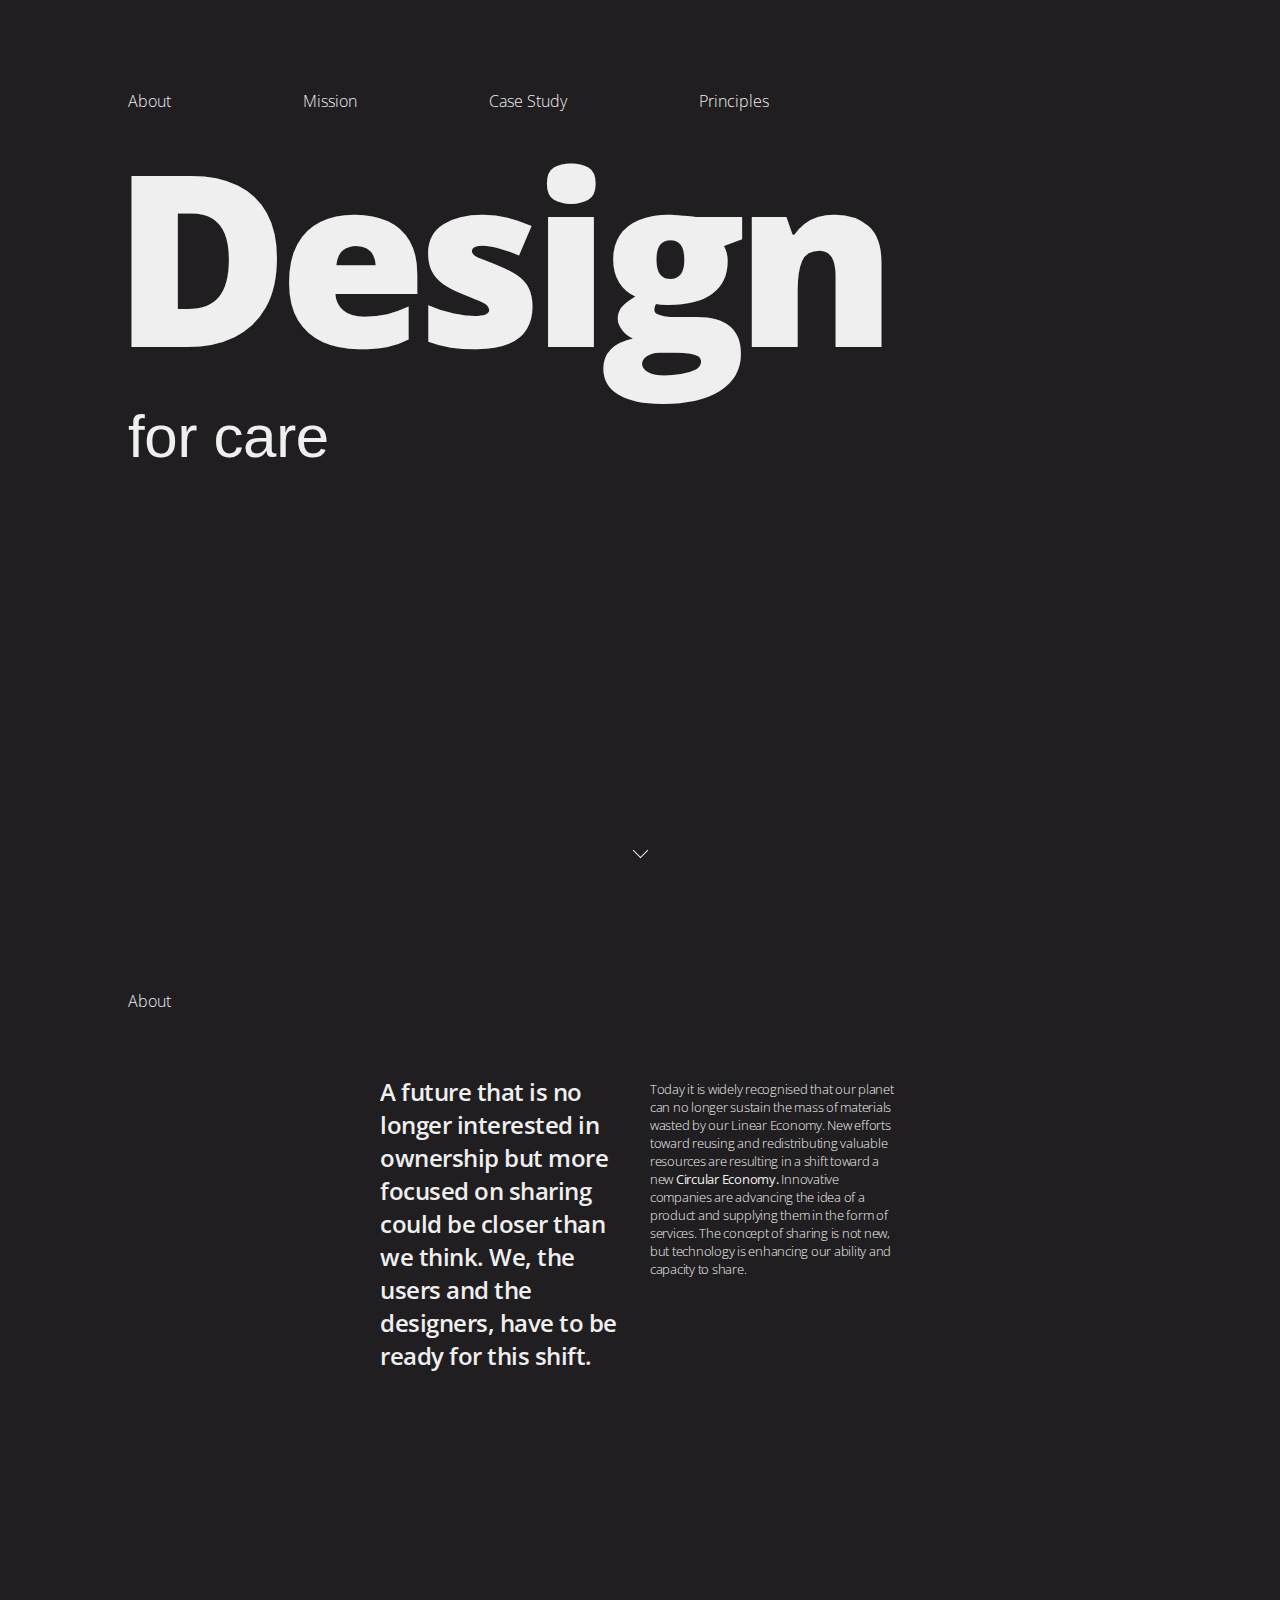
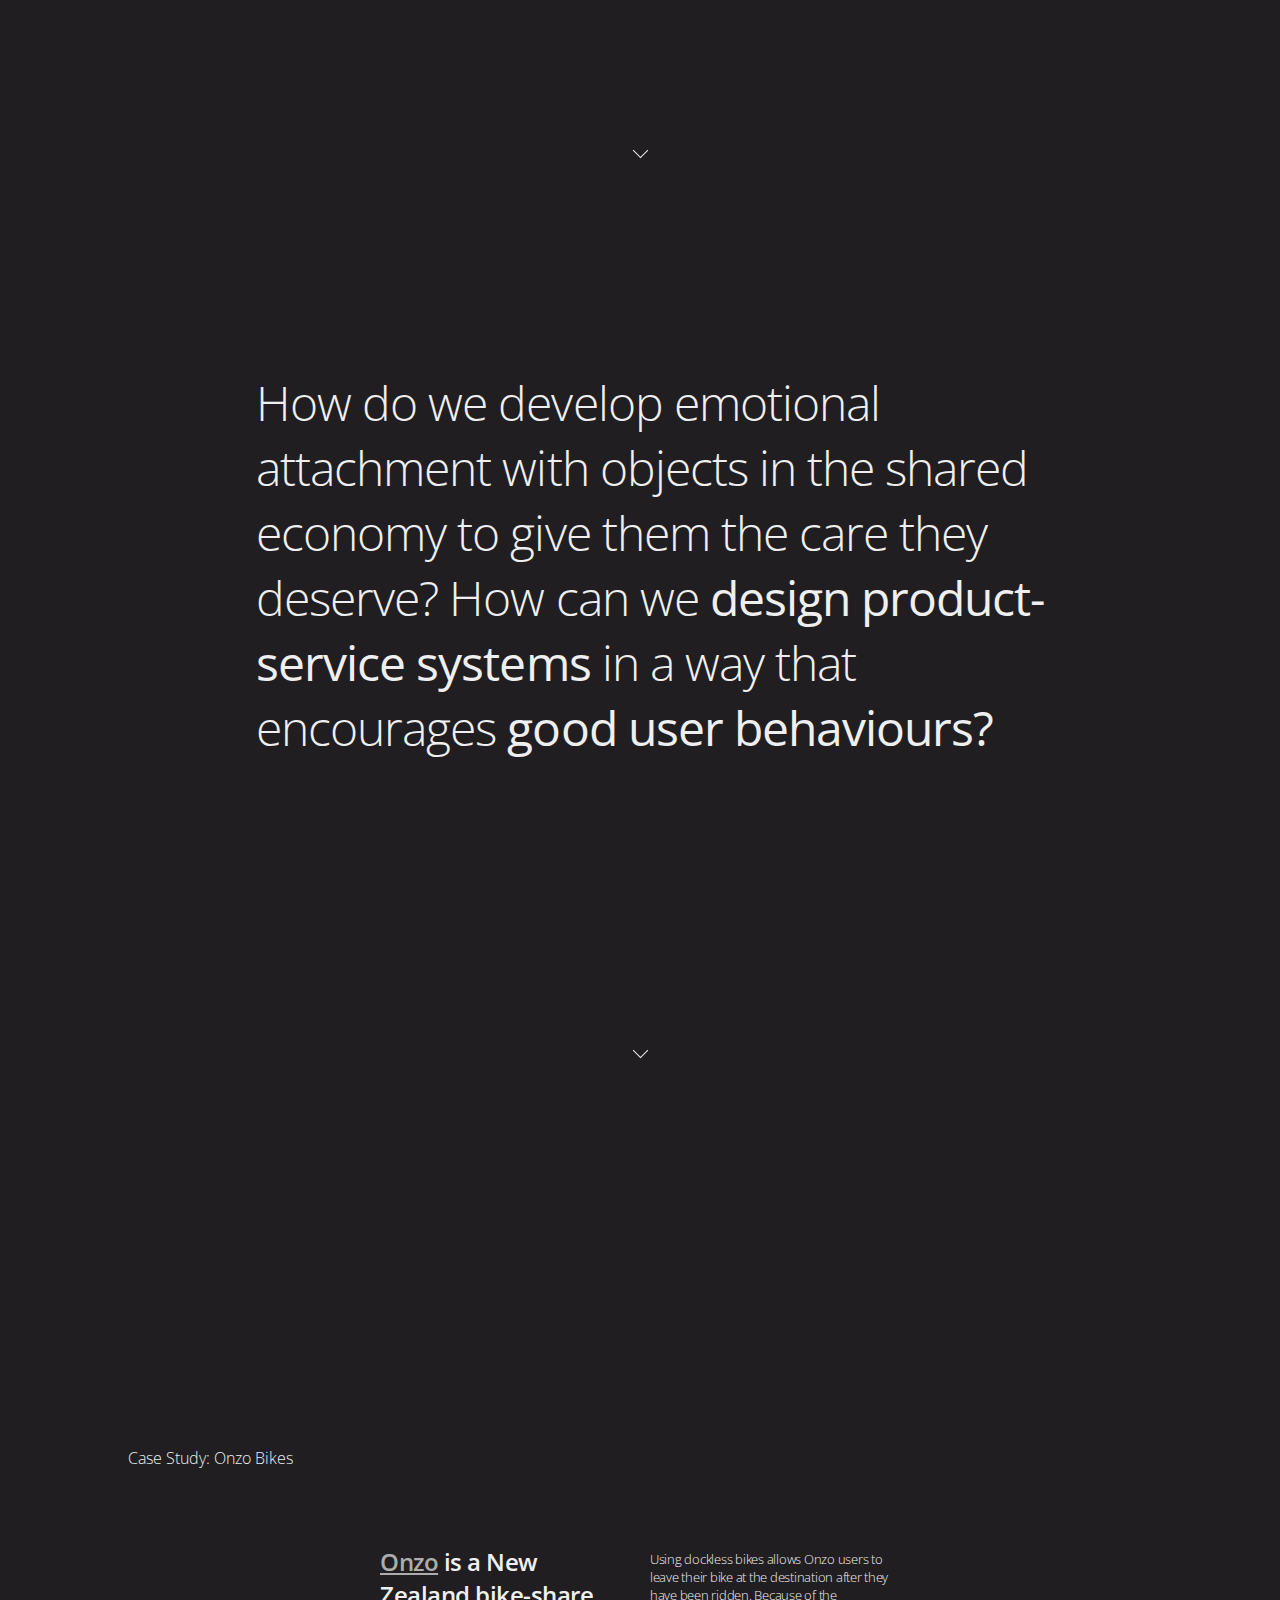
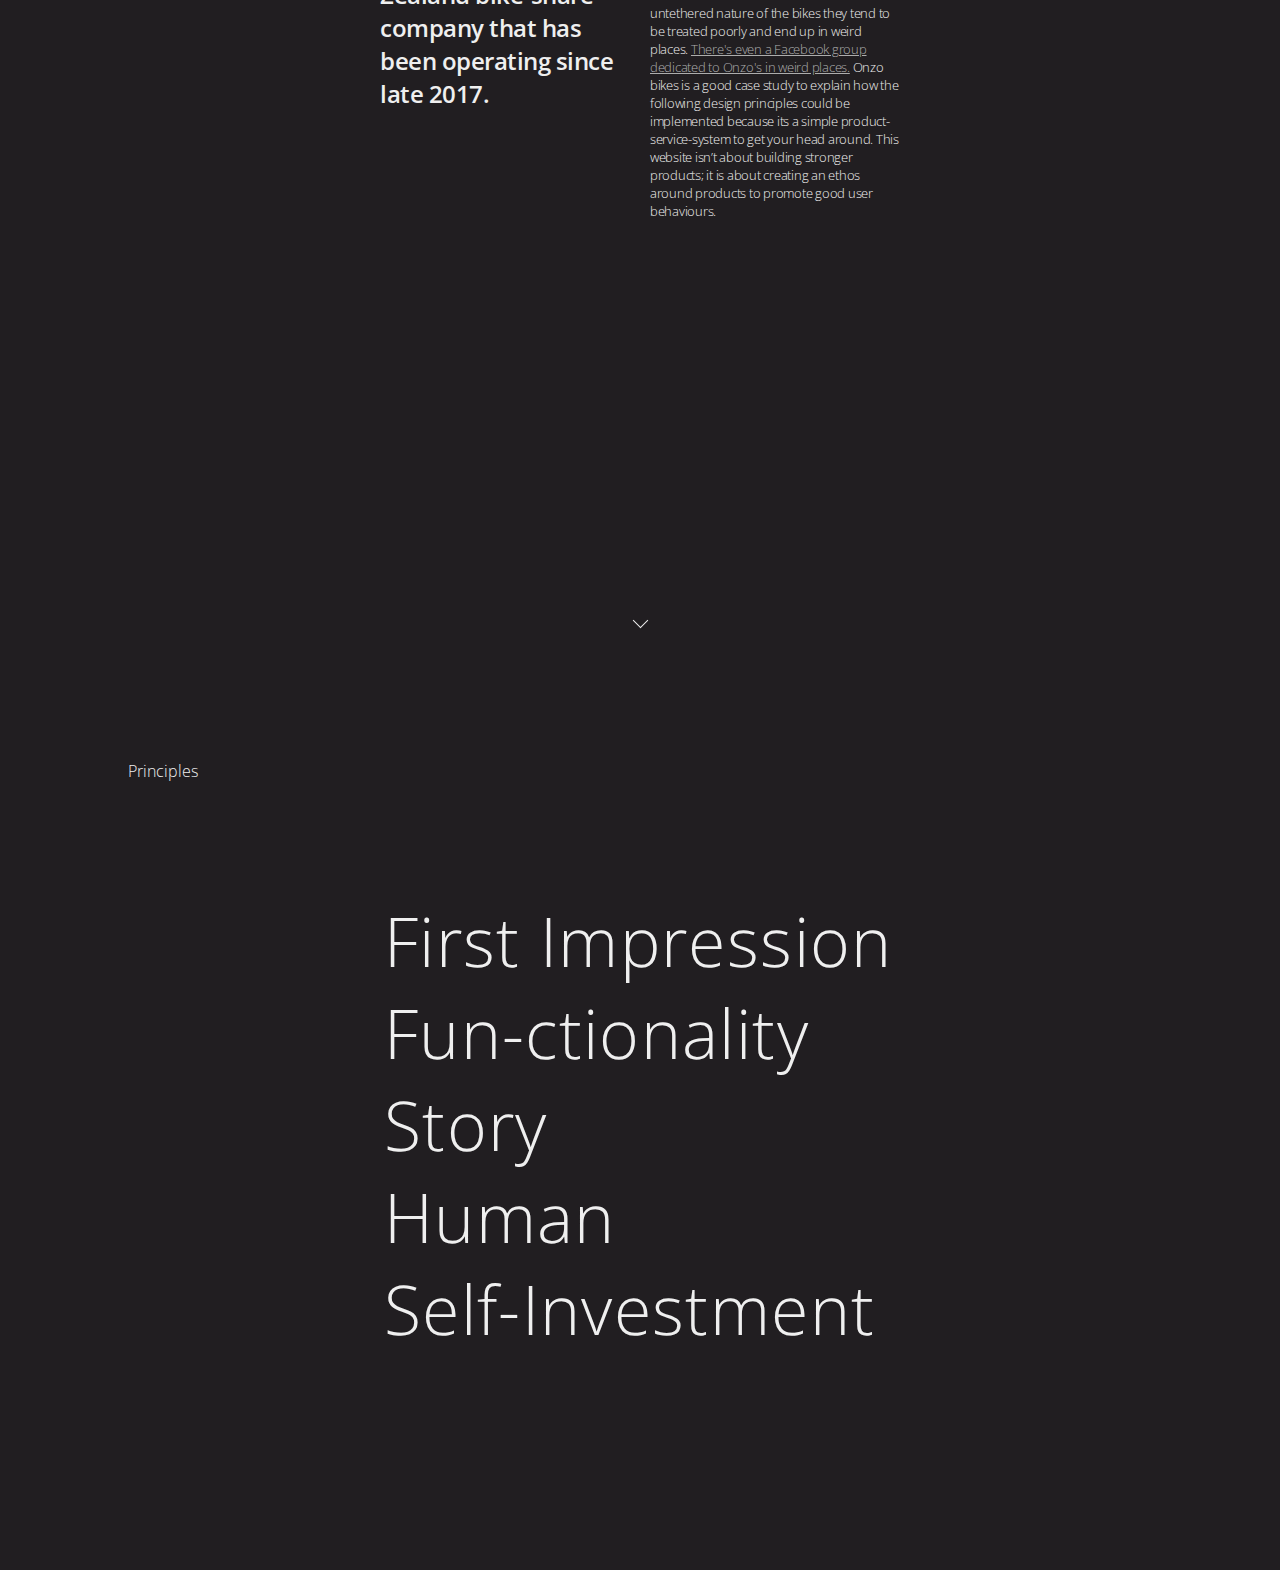
<file: index.html>
<!DOCTYPE html>
<html>
    
    <head>
        <meta charset="utf-8">
        <title>Design for Care</title>
        <meta name="viewport" content="width=device-width, initial-scale=1.0">
        <link rel="stylesheet" href="landing.css">
        <link href="https://fonts.googleapis.com/css?family=Open+Sans:300,400,600,700,800&display=swap" rel="stylesheet">
        <script src="https://ajax.googleapis.com/ajax/libs/jquery/3.3.1/jquery.min.js"></script>
        <link href="https://fonts.googleapis.com/css?family=Big+Shoulders+Text&display=swap" rel="stylesheet">

    </head>
    
    <body>
        
        <div id="oops">
        
        <p>This webiste is<br>designed for more<br>intimate engagement.<strong><br>Try it on a laptop<br> or desktop</strong></p>
        
        </div>
    
        <div id="sectionOne" class="section home">
            
            <div class="header">
            
            <a href="#sectionTwo" class="aboutButton">About</a>
            <a href="#sectionThree" class="mission">Mission</a>
            <a href="#sectionFour" class="caseStudy">Case Study</a>
            <a href="#sectionFive" class="principlesButton">Principles</a>
                
            </div>
            
            <div class="titleWrapper">
            <div class='Design'>
            <h1>Design</h1>
            </div>
            <div class="scrollBox">
                <div class="scrollItem"><a> for care</a></div>
                <div class="scrollItem"><a> for longevity</a></div>
                <div class="scrollItem"><a> emotional attachments</a></div>
                <div class="scrollItem"><a> Kaitiakitanga</a></div>  
                <div class="scrollItem"><a> circular</a></div>
                <div class="scrollItem"><a> behaviours</a></div>
                <div class="scrollItem"><a> for the future</a></div>
                <div class="scrollItem"><a> for sustainability</a></div>  
                <div class="scrollItem"><a> guardianship</a></div>  
                <div class="scrollItem"><a> for care</a></div>  
            </div>
            </div>
            
            <a href="#sectionTwo" class="hitBox hitBoxOne">
            <div class="center"><div class="arrow"></div></div>
        </a>
            
        </div>
        
        <div id="sectionTwo" class="section about">
            
            <div class="header headerTwo">
                <a class="aboutButton">About</a>
            </div>
            
            <div class="textContainer">
            <p class="para paraTwo">A future that is no longer interested in ownership but more focused on sharing could be closer than we think. We, the users and the designers, have to be ready for this shift. </p>

            <p class="para paraThree">Today it is widely recognised that our planet can no longer sustain the mass of materials wasted by our Linear Economy.
            New efforts toward reusing and redistributing valuable resources are resulting in a shift toward a new <strong>Circular Economy.</strong> Innovative companies are advancing the idea of a product and supplying them in the form of services. 
            The concept of sharing is not new, but technology is enhancing our ability and capacity to share.  </p>
            </div>
            
            <a href="#sectionThree" class="hitBox hitBoxTwo">
            <div class="center"><div class="arrow"></div></div>
        </a>
            
            
        </div>
        
        <div id="sectionThree" class="section quote">
            
            <h1>How do we develop emotional attachment with objects in the shared economy to give them the care they deserve? How can we <strong>design product-service systems</strong> in a way that encourages <strong>good user behaviours?</strong> </h1>
            
            <a href="#sectionFour" class="hitBox hitBoxThree">
            <div class="center"><div class="arrow"></div></div>
            </a>
            
            
        </div>
        
        <div id="sectionFour" class="section Onzo">
            
            <div class="header headerThree">
                <a class="aboutButton">Case Study: Onzo Bikes</a>
            </div>
            
            <div class="textContainer">
            <p class="para paraTwo"><a href="https://onzo.co.nz/">Onzo</a> is a New Zealand bike-share company that has been operating since late 2017. </p>

            <p class="para paraThree">Using dockless bikes allows Onzo users to leave their bike at the destination after they have been ridden. Because of the untethered nature of the bikes they tend to be treated poorly and end up in weird places. <a href="https://www.facebook.com/OnzOsInWeirdPlaces/">There's even a Facebook group dedicated to Onzo's in weird places.</a>
            Onzo bikes is a good case study to explain how the following design principles could be implemented because its a simple product-service-system to get your head around. This website isn’t about building stronger products; it is about creating an ethos around products to promote good user behaviours.
 </p>
            </div>
            
            <a href="#sectionFive" class="hitBox hitBoxFour">
            <div class="center"><div class="arrow"></div></div>
        </a>
            
            
        </div>
        
        <div id="sectionFive" class="section principles">
            
            <div class="header headerFive">
                <a class="aboutButton">Principles</a>
            </div>
            
            <div class="list">
               
                <a href="Visceral.html" class="principleOne">
                                First Impression</a><br>
                <a href="Behavioural.html">Fun-ctionality</a><br>
                <a href="Reflective.html">Story</a><br>
                <a href="Anthropomorphic.html" onmouseover="smiley()" onmouseout="smiley()">Human</a><br>
                <a href="Two-Way.html">Self-Investment</a><br>
            
            </div>
           
            <div id="smiley" style="display: none;" >
            <img class="smiley smileyOne" src="images/Happy.svg" width="200px" height="200px" >
                <img class="smiley smileyTwo" src="images/Happy.svg" width="200px" height="200px" >
            </div>
            
        </div>
        
<!--        Moving Background-->
<!--
        <div class="bg"></div>
        <div class="bg bg2"></div>
        <div class="bg bg3"></div>
        <div class="bg bg4"></div>
        <div class="bg bg5"></div>
-->
        
    <!--Smooth scrolling -->
<script>
$(document).ready(function(){
  // Add smooth scrolling to all links
  $("a").on('click', function(event) {

    // Make sure this.hash has a value before overriding default behavior
    if (this.hash !== "") {
      // Prevent default anchor click behavior
      event.preventDefault();

      // Store hash
      var hash = this.hash;

      // Using jQuery's animate() method to add smooth page scroll
      // The optional number (800) specifies the number of milliseconds it takes to scroll to the specified area
      $('html, body').animate({
        scrollTop: $(hash).offset().top
      }, 800, function(){
   
        // Add hash (#) to URL when done scrolling (default click behavior)
        window.location.hash = hash;
      });
    } // End if
  });
});
</script>
        
<!--    SMiley-->
<script>
    function smiley() {
    var x = document.getElementById("smiley");
    if (x.style.display === "block") {
        x.style.display = "none";
    } else {
        x.style.display = "block";
    }
}
</script>
    
    </body>
</file>
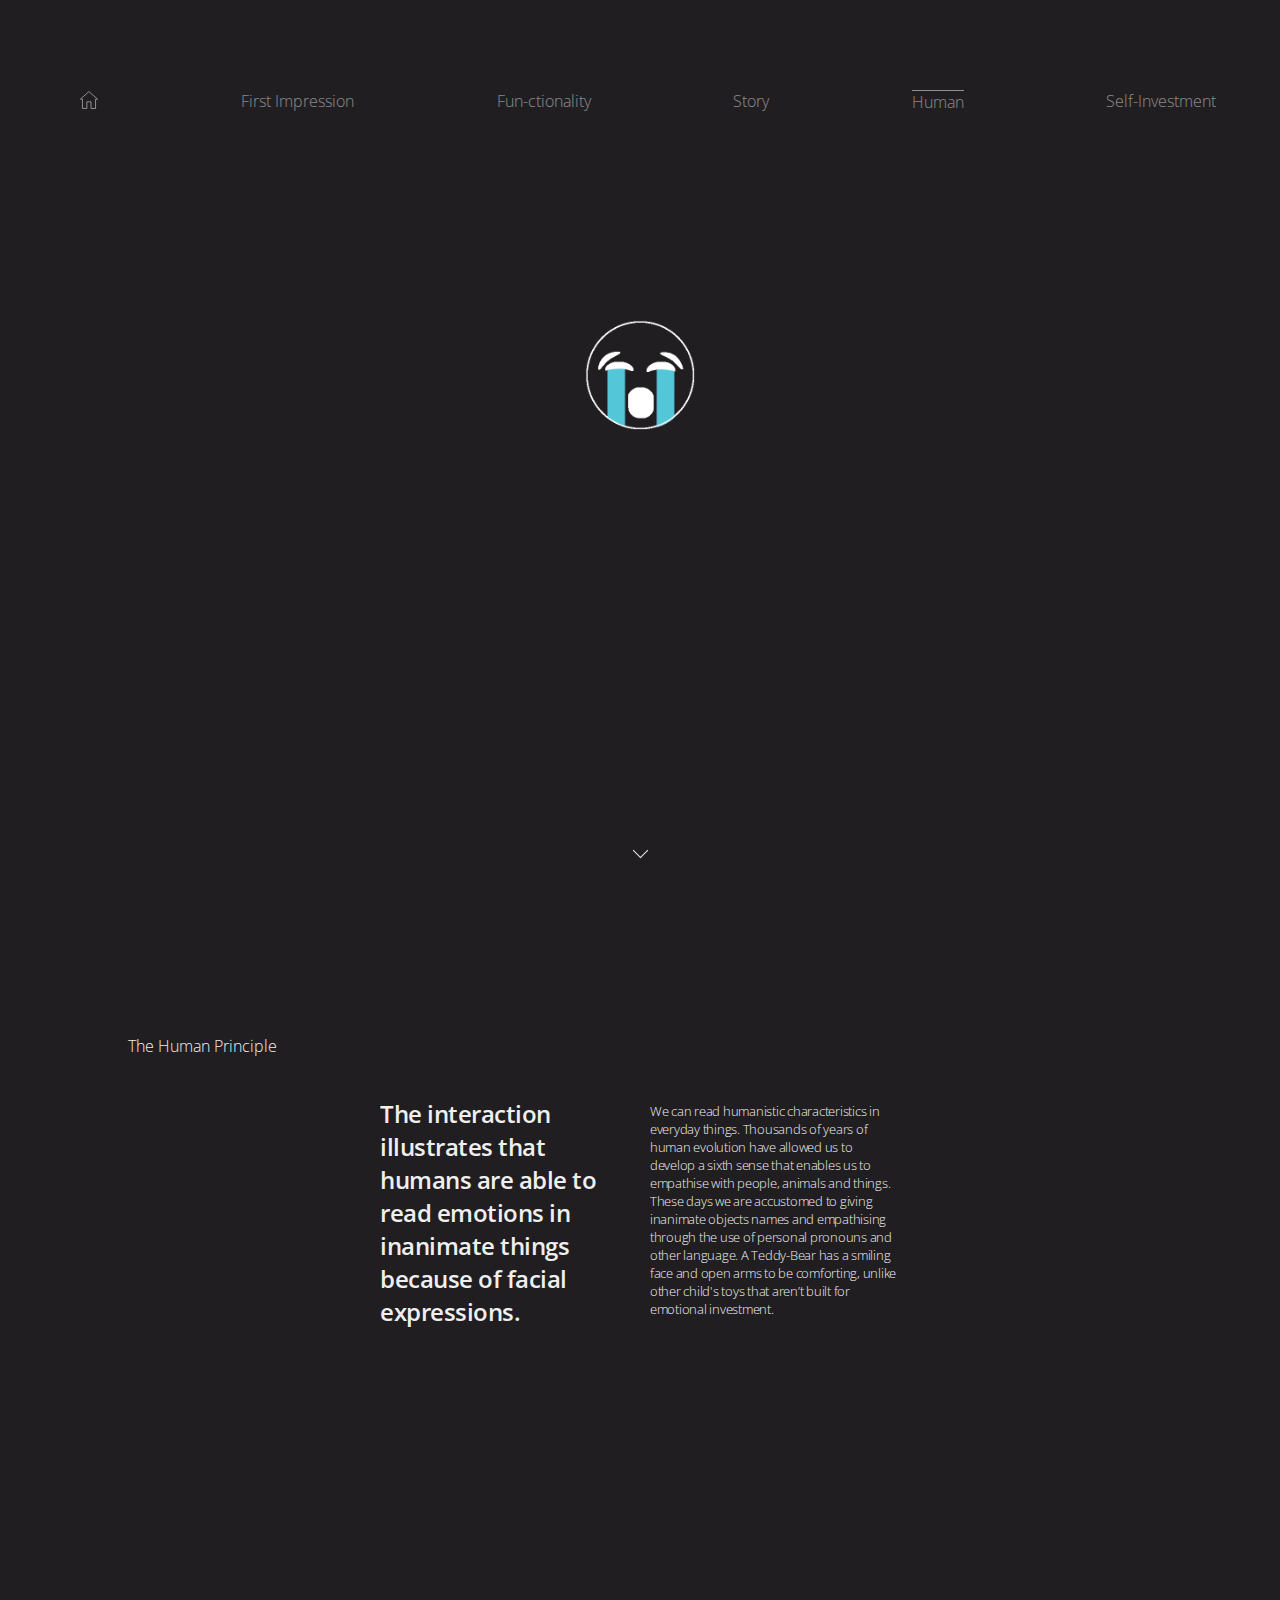
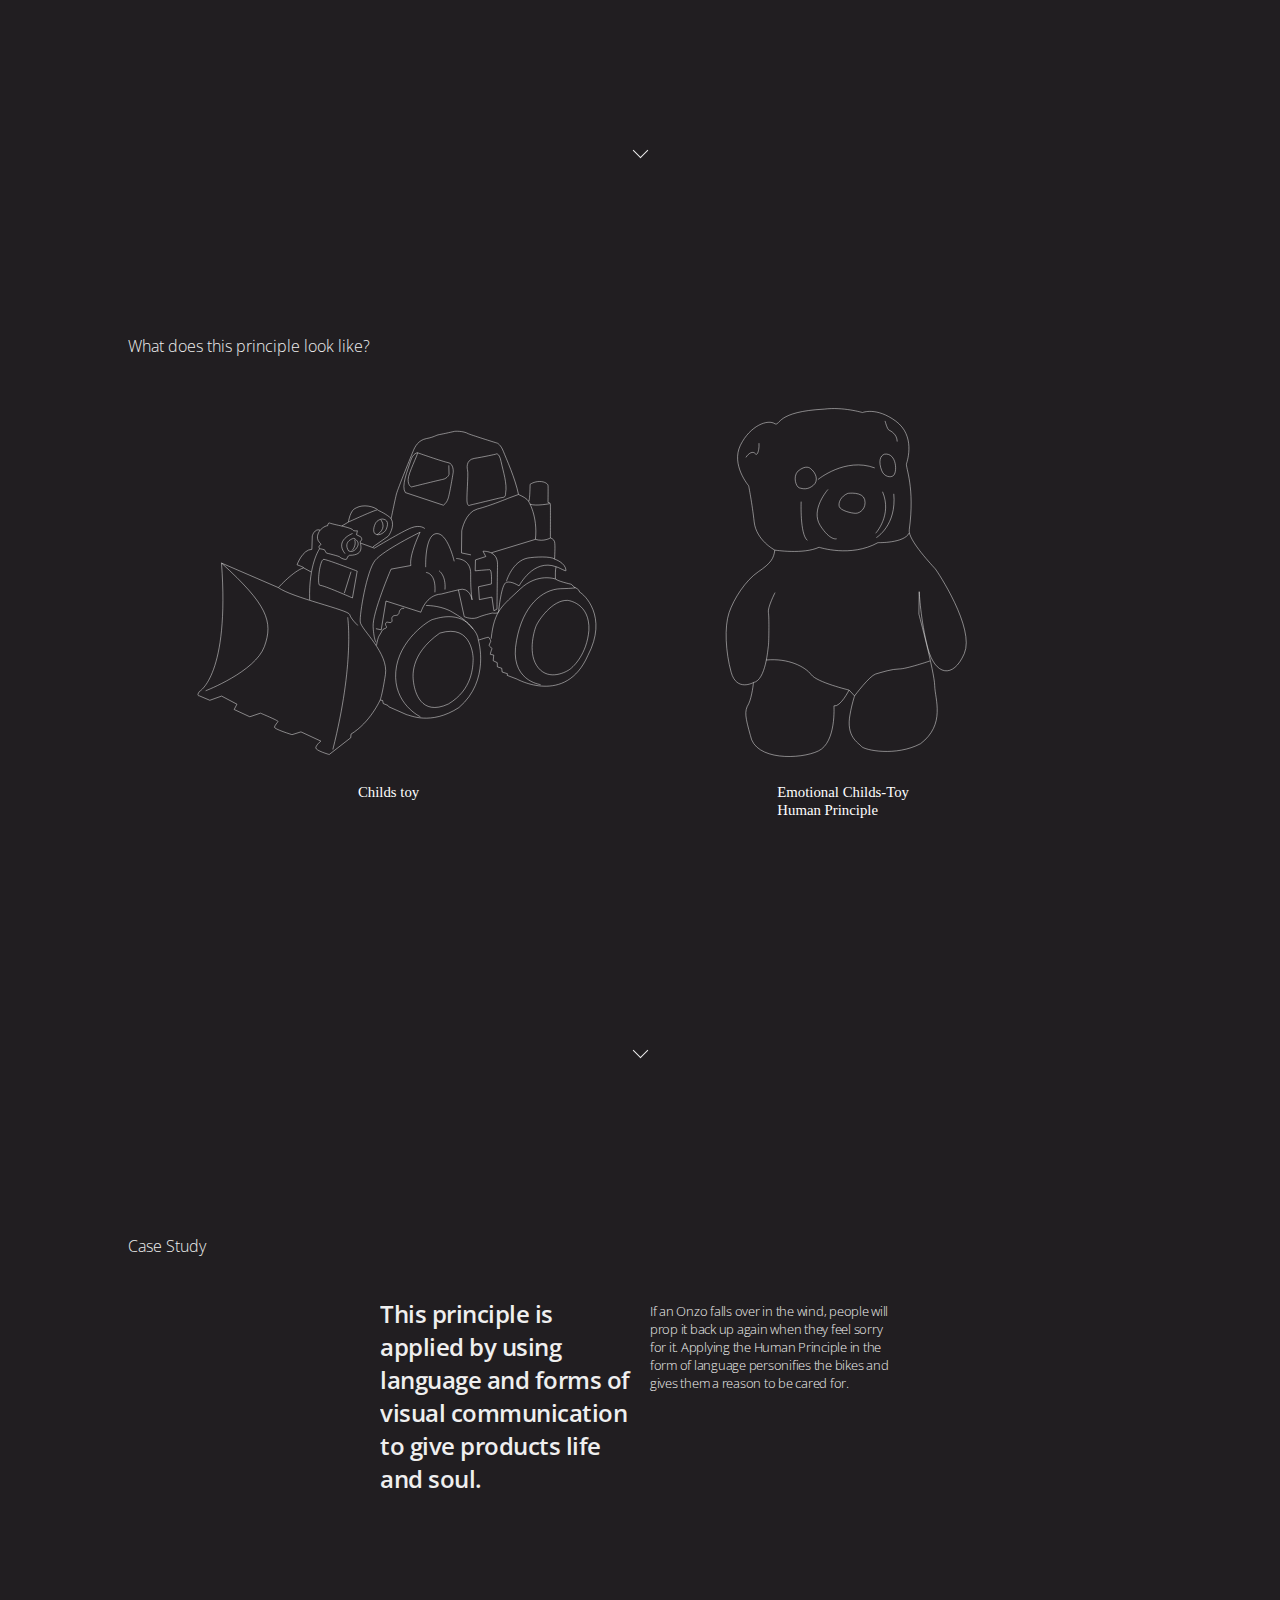
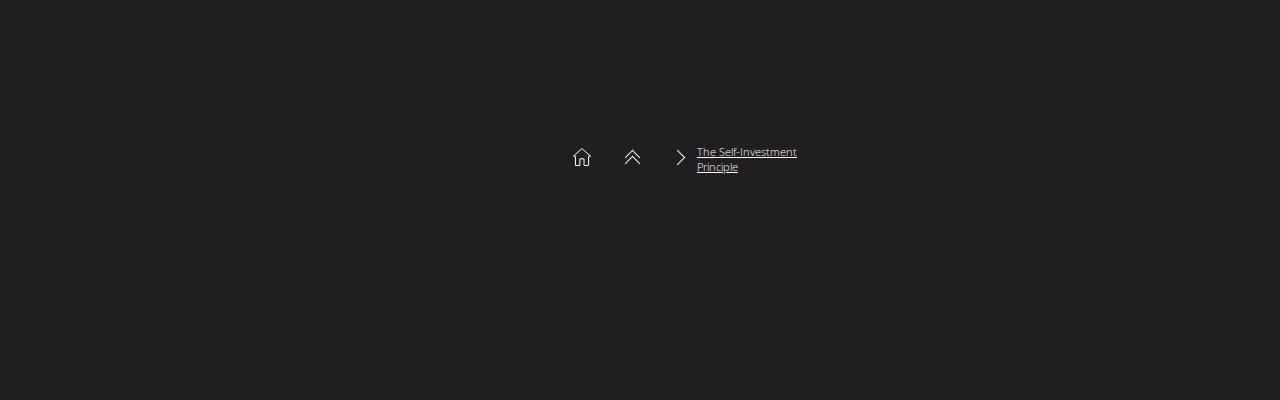
<file: Anthropomorphic.html>
<!DOCTYPE html>
<html>
    
<head>
        <meta charset="utf-8">
        <title>Design for Care: The Human Principle</title>
        <meta name="viewport" content="width=device-width, initial-scale=1.0">
        <link rel="stylesheet" href="Principlestyles.css">
        <link href="https://fonts.googleapis.com/css?family=Open+Sans:300,400,600,700,800&display=swap" rel="stylesheet">
        <script src="https://ajax.googleapis.com/ajax/libs/jquery/3.3.1/jquery.min.js"></script>
        <link href="https://fonts.googleapis.com/css?family=Big+Shoulders+Text&display=swap" rel="stylesheet">

    </head>
    
<body>
    
    <div id="oops">
        
        <p>This webiste is<br>designed for more<br>intimate engagement.<strong><br>Try it on a laptop<br> or desktop</strong></p>
        
        </div>
    
<!--    Example-->
    <div id="sectionOne" class="section sectionOne sectionOneAnthro">
        
           <div class="navBarTop">
            <a href="index.html"><img src="images/Home20x20.svg" width="20px" height="20px;"></a>
            <a href="Visceral.html">First Impression</a>
            <a href="Behavioural.html" >Fun-ctionality</a>
            <a href="Reflective.html" >Story</a>
            <a href="Anthropomorphic.html" class="thisOne" >Human</a>
            <a href="Two-Way.html">Self-Investment</a> 
            </div>   
        
        <img id="crying" src="images/Crying_v1.gif" width="110px" height="110px" class="imageButton" style="display: block;" onmousedown="patPtOne(); patPtTwo()" >
        <img id="happy" src="images/Happy.svg" width="110px" height="110px" class="imageButton" style="display: none;" onmouseup="patPtOne(); patPtTwo()">
        
        <a id="hitBoxAnim" href="#sectionTwo" class="hitBox hitBoxOne"  >
            <div class="center"><div class="arrow"></div></div>
        </a>
        
    </div>
        
<!--    About the Principle-->
    <div id="sectionTwo" class="section sectionTwo">
        <div class="header headerThree">
                <a class="aboutButton">The Human Principle</a>
            </div>
        
        <div class="textContainer">
                <p class="para paraTwo">
                    The interaction illustrates that humans are able to read emotions in inanimate things because of facial expressions. </p>
                    <p class="para paraThree">
                    We can read humanistic characteristics in everyday things. Thousands of years of human evolution have allowed us to develop a sixth sense that enables us to empathise with people, animals and things. These days we are accustomed to giving inanimate objects names and empathising through the use of personal pronouns and other language. A Teddy-Bear has a smiling face and open arms to be comforting, unlike other child's toys that aren’t built for emotional investment. </p>
           
            </div>
        
        <a href="#sectionThree" class="hitBox hitBoxTwo">
            <div class="center"><div class="arrow"></div></div>
        </a>
        
    </div>
        
<!--    Onzo visual-->
    <div id="sectionThree" class="section sectionThree">
        <div class="header headerThree">
                <a class="aboutButton">What does this principle look like?</a>
            </div>
        
        <img src="images/Teddys/anthroTeddy.svg" class="image"> 
        
                
        
        <a href="#sectionFour" class="hitBox hitBoxThree">
            <div class="center"><div class="arrow"></div></div>
        </a>
        
    </div>
        
<!--    About the Onzo transformation-->
    <div id="sectionFour" class="section sectionFour">
        
        <div class="header headerFour">
            <a class="aboutButton">Case Study</a>
        </div>
        
        <div class="textContainer">
        <p class="para paraTwo">This principle is applied by using language and forms of visual communication to give products life and soul. </p>
        <p class="para paraThree">If an Onzo falls over in the wind, people will prop it back up again when they feel sorry for it. Applying the Human Principle in the form of language personifies the bikes and gives them a reason to be cared for.</p>
        </div>
        
        <div class="navContainer">
        <ul>
            <li><a href="index.html"><div class="home" >
                <img src="images/Home20x20.svg" width="30px" height="30px">
                </div>
                </a>
            </li>
            <li><a href="#sectionOne"><div class="backToTop backToTopOne" ></div>
                    <div class="backToTop backToTopTwo" ></div>
                </a>
            </li>
            <li  class="next"><a href="Two-Way.html"><div class="nextPrinciple" ></div><p>The Self-Investment<br> Principle</p></a></li>
        </ul>
        </div>  
                
    </div>
        
    <!--Moving Background-->
<!--
        <div class="bg"></div>
        <div class="bg bg2"></div>
        <div class="bg bg3"></div>
        <div class="bg bg4"></div>
        <div class="bg bg5"></div>
-->
                
    <!--Smooth scrolling -->
<script>
$(document).ready(function(){
  // Add smooth scrolling to all links
  $("a").on('click', function(event) {

    // Make sure this.hash has a value before overriding default behavior
    if (this.hash !== "") {
      // Prevent default anchor click behavior
      event.preventDefault();

      // Store hash
      var hash = this.hash;

      // Using jQuery's animate() method to add smooth page scroll
      // The optional number (800) specifies the number of milliseconds it takes to scroll to the specified area
      $('html, body').animate({
        scrollTop: $(hash).offset().top
      }, 800, function(){
   
        // Add hash (#) to URL when done scrolling (default click behavior)
        window.location.hash = hash;
      });
    } // End if
  });
});
</script>
    
<!--    Hide crying-->
<script>
    function patPtOne() {
    var x = document.getElementById("crying");
    if (x.style.display === "block") {
        x.style.display = "none";
    } else {
        x.style.display = "block";
    }
}
        </script>
    
<!--    Reveal happy-->
<script>
    function patPtTwo() {
    var x = document.getElementById("happy");
    if (x.style.display === "block") {
        x.style.display = "none";
    } else {
        x.style.display = "block";
    }
}
        </script>
    
</body>
</file>
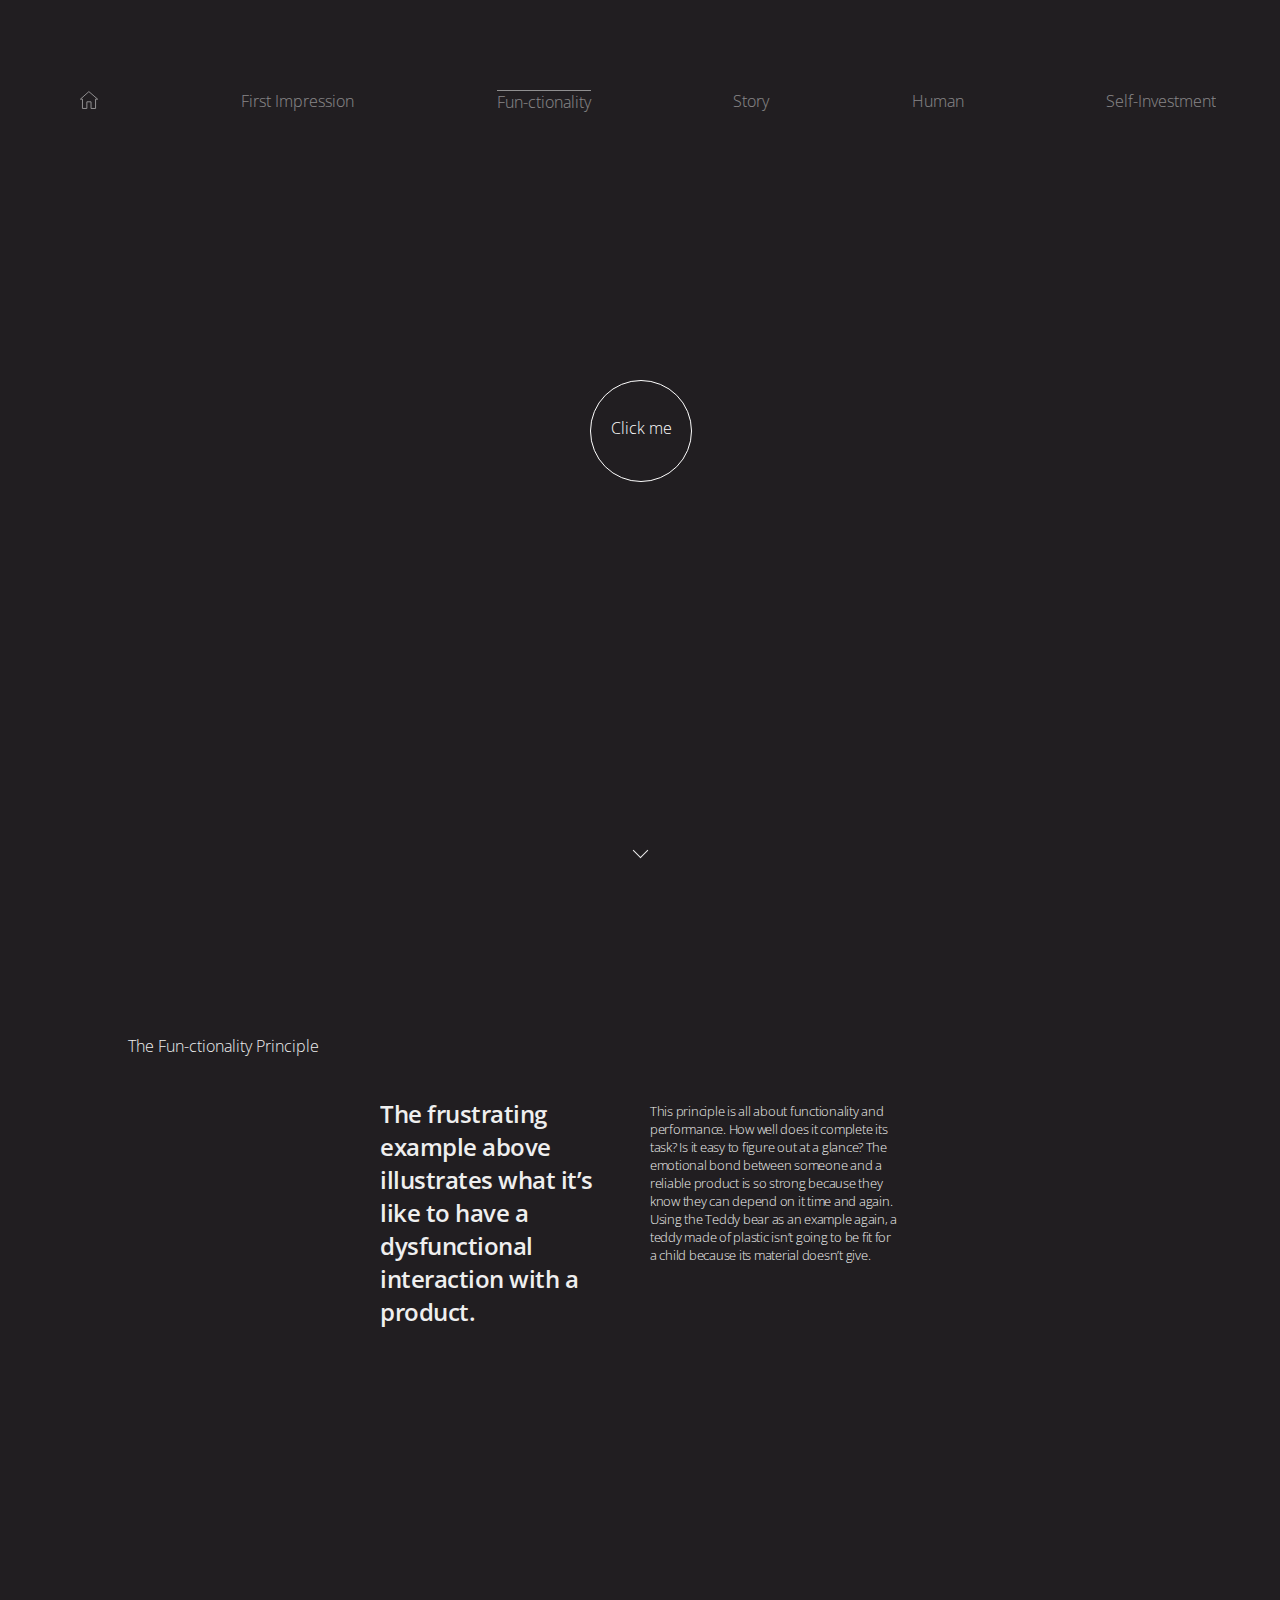
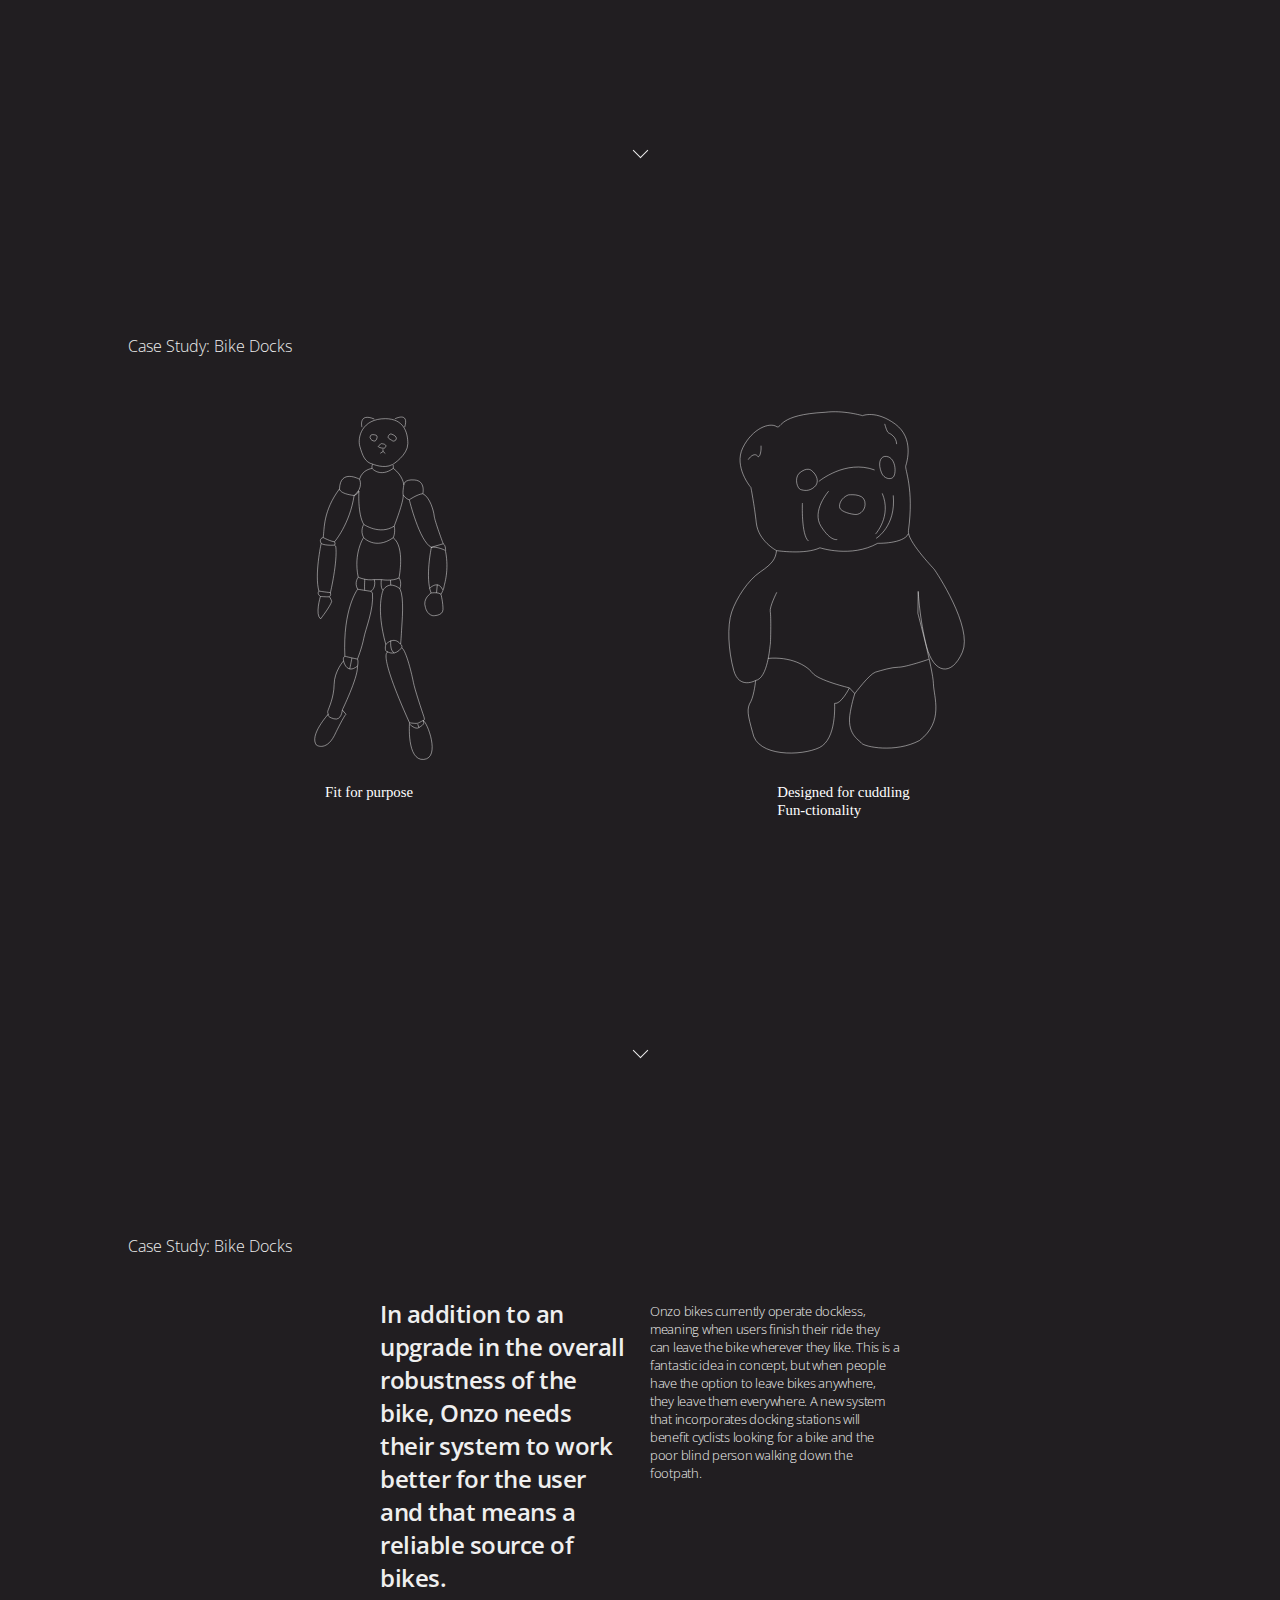
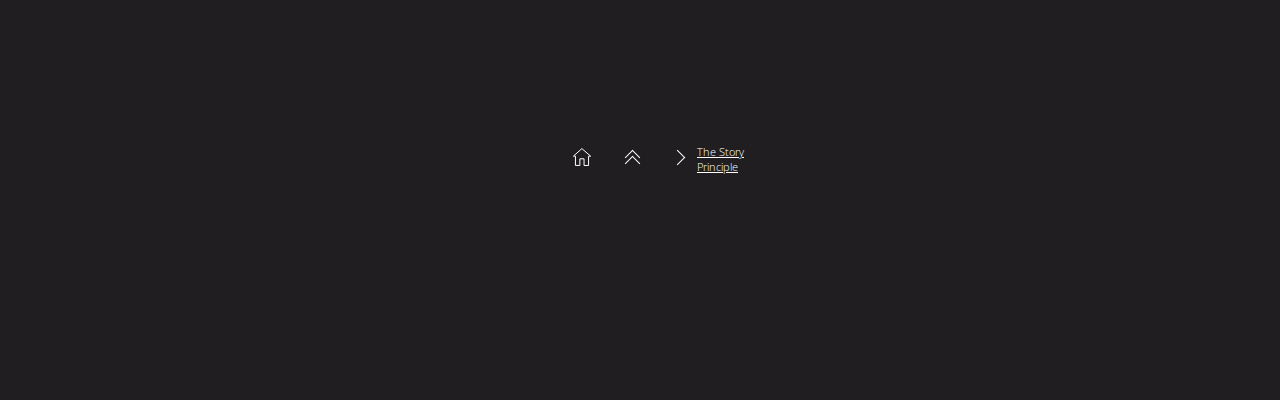
<file: Behavioural.html>
<!DOCTYPE html>
<html>
    
<head>
        <meta charset="utf-8">
        <title>Design for Care: The Fun-ctionality Principle</title>
        <meta name="viewport" content="width=device-width, initial-scale=1.0">
        <link rel="stylesheet" href="Principlestyles.css">
        <link href="https://fonts.googleapis.com/css?family=Open+Sans:300,400,600,700,800&display=swap" rel="stylesheet">
        <script src="https://ajax.googleapis.com/ajax/libs/jquery/3.3.1/jquery.min.js"></script>
        <link href="https://fonts.googleapis.com/css?family=Big+Shoulders+Text&display=swap" rel="stylesheet">

    </head>
    
<body>
    
    <div id="oops">
        
        <p>This webiste is<br>designed for more<br>intimate engagement.<strong><br>Try it on a laptop<br> or desktop</strong></p>
        
        </div>
    
<!--    Example-->
    <div id="sectionOne" class="section sectionOne">
        
            <div class="navBarTop">
            <a href="index.html"><img src="images/Home20x20.svg" width="20px" height="20px;"></a>
            <a href="Visceral.html" >First Impression</a>
            <a href="Behavioural.html" class="thisOne">Fun-ctionality</a>
            <a href="Reflective.html" >Story</a>
            <a href="Anthropomorphic.html" >Human</a>
            <a href="Two-Way.html">Self-Investment</a> 
            </div>   
            
        <div class="touchMeNot"><p>Click me</p></div>
        
        <a href="#sectionTwo" class="hitBox hitBoxOne">
            <div class="center"><div class="arrow"></div></div>
        </a>
        
    </div>
        
<!--    About the Principle-->
    <div id="sectionTwo" class="section sectionTwo">
        <div class="header headerThree">
                <a class="aboutButton">The Fun-ctionality Principle</a>
            </div>
        
        <div class="textContainer">
                <p class="para paraTwo">
               The frustrating example above illustrates what it’s like to have a dysfunctional interaction with a product.  </p>
            
            <p class="para paraThree">
                This principle is all about functionality and performance. How well does it complete its task? Is it easy to figure out at a glance? The emotional bond between someone and a reliable product is so strong because they know they can depend on it time and again. Using the Teddy bear as an example again, a teddy made of plastic isn’t going to be fit for a child because its material doesn’t give. </p>
           
            </div>
        
        <a href="#sectionThree" class="hitBox hitBoxTwo">
            <div class="center"><div class="arrow"></div></div>
        </a>
        
    </div>
        
<!--    About the Onzo transformation-->
    <div id="sectionThree" class="section sectionThree">
        <div class="header headerThree">
                <a class="aboutButton">Case Study: Bike Docks</a>
            </div>
        
        <img src="images/Teddys/behaviouralTeddy.svg" class="image" > 
        
        <a href="#sectionFour" class="hitBox hitBoxThree">
            <div class="center"><div class="arrow"></div></div>
        </a>
        
    </div>
        
<!--    Onzo visual-->
    <div id="sectionFour" class="section sectionFour">
        
        <div class="header headerFour">
            <a class="aboutButton">Case Study: Bike Docks</a>
        </div>
            
                <div class="textContainer">
                <p class="para paraTwo">In addition to an upgrade in the overall robustness of the bike, Onzo needs their system to work better for the user and that means a reliable source of bikes.  </p>
        
                <p class="para paraThree">Onzo bikes currently operate dockless, meaning when users finish their ride they can leave the bike wherever they like. This is a fantastic idea in concept, but when people have the option to leave bikes anywhere, they leave them everywhere. A new system that incorporates docking stations will benefit cyclists looking for a bike and the poor blind person walking down the footpath.   
                </p>  
                </div>
                
        
        <div class="navContainer">
        <ul>
            <li><a href="index.html"><div class="home" >
                <img src="images/Home20x20.svg" width="30px" height="30px">
                </div>
                </a>
            </li>
            <li><a href="#sectionOne"><div class="backToTop backToTopOne" ></div>
                    <div class="backToTop backToTopTwo" ></div>
                </a>
            </li>
            <li  class="next"><a href="Reflective.html"><div class="nextPrinciple" ></div><p>The Story<br> Principle</p></a></li>
        </ul>
        </div>  
                
    </div>
        
    <!--Moving Background-->
<!--
        <div class="bg"></div>
        <div class="bg bg2"></div>
        <div class="bg bg3"></div>
        <div class="bg bg4"></div>
        <div class="bg bg5"></div>
-->
                
    <!--Smooth scrolling -->
<script>
$(document).ready(function(){
  // Add smooth scrolling to all links
  $("a").on('click', function(event) {

    // Make sure this.hash has a value before overriding default behavior
    if (this.hash !== "") {
      // Prevent default anchor click behavior
      event.preventDefault();

      // Store hash
      var hash = this.hash;

      // Using jQuery's animate() method to add smooth page scroll
      // The optional number (800) specifies the number of milliseconds it takes to scroll to the specified area
      $('html, body').animate({
        scrollTop: $(hash).offset().top
      }, 800, function(){
   
        // Add hash (#) to URL when done scrolling (default click behavior)
        window.location.hash = hash;
      });
    } // End if
  });
});
</script>
        
    <!--Touch me not-->
<script>
    $('.touchMeNot').on('mouseenter',function(e){
    var maxX = $(window).width() - $(this).width();
    var maxY = $(window).height() - $(this).height();    
    $(this).css({
        'left':getRandomInt(0, maxX),
        'top':getRandomInt(0, maxY)
    });
});
function getRandomInt(min, max) {
    return Math.floor(Math.random() * (max - min + 1)) + min;
}
        
</script>
    
</body>
</file>
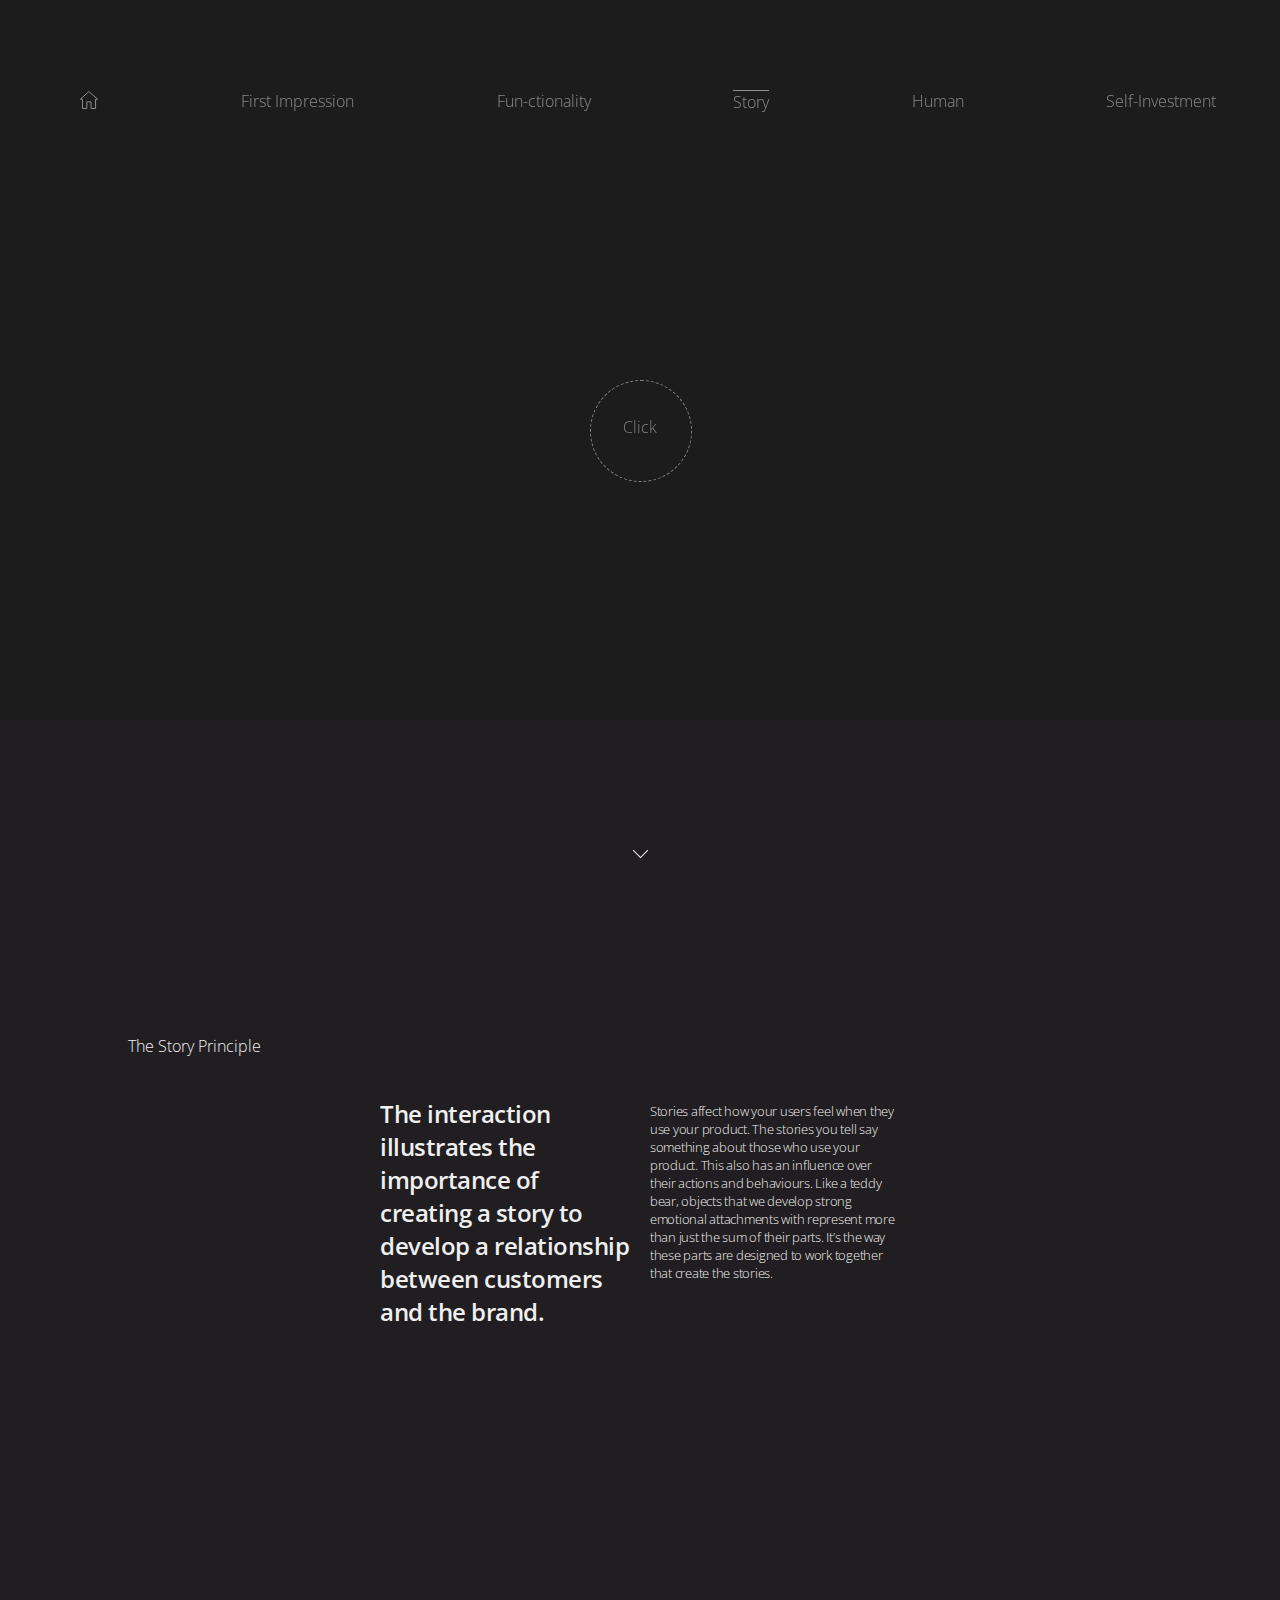
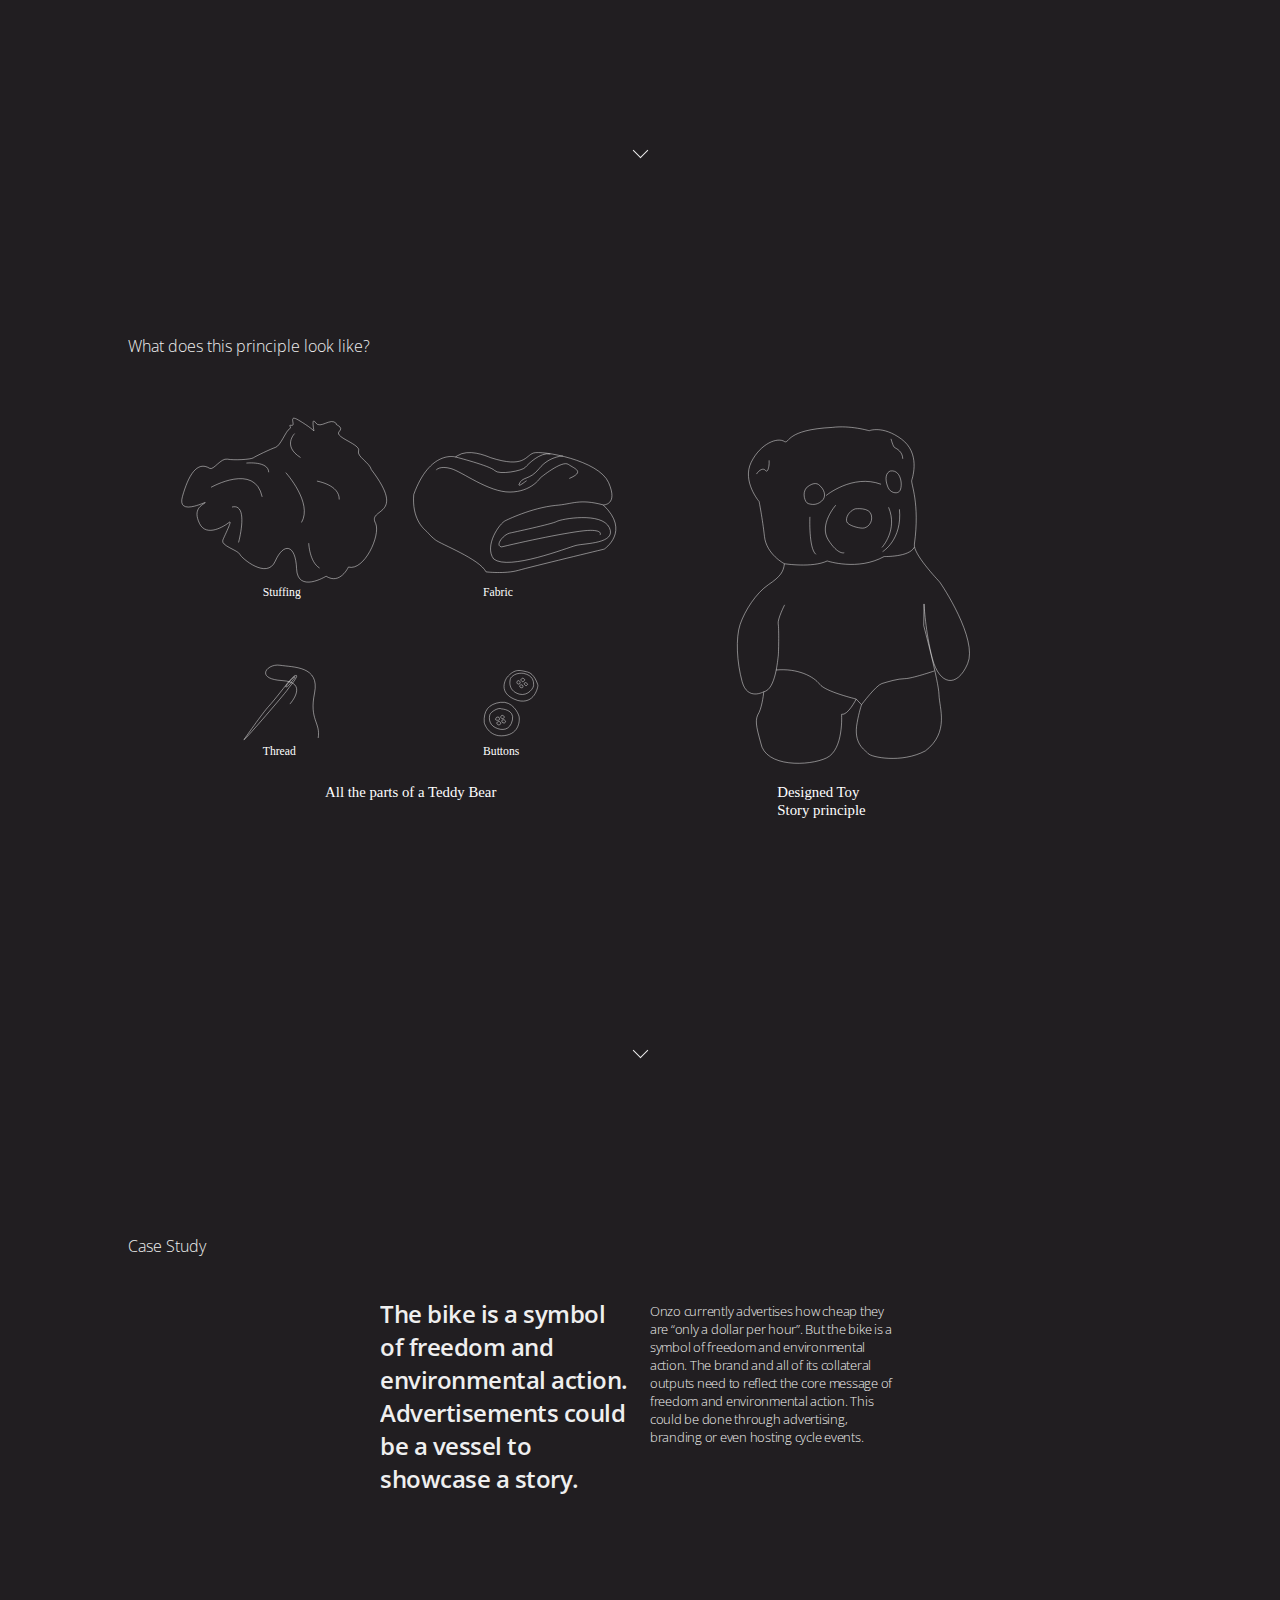
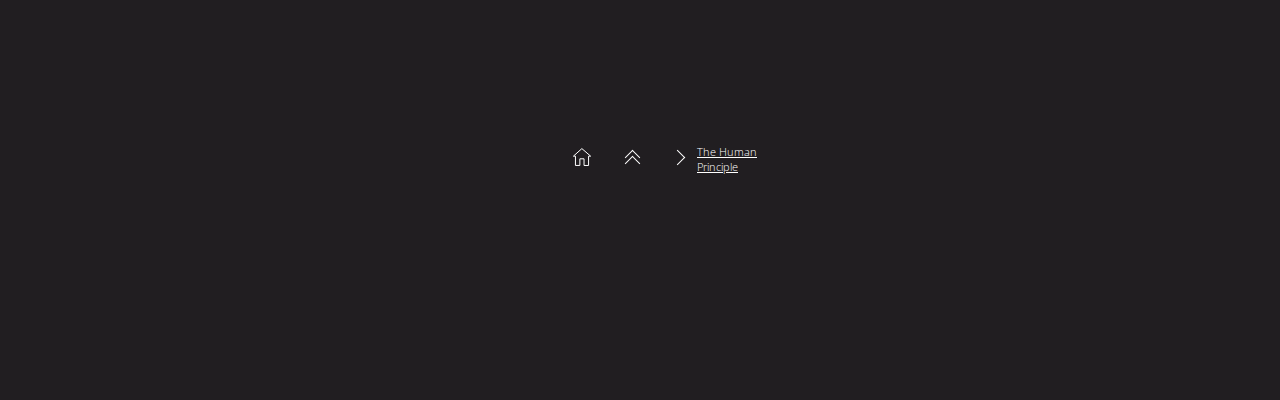
<file: Reflective.html>
<!DOCTYPE html>
<html>
    
<head>
        <meta charset="utf-8">
        <title>Design for Care: The Story Principle</title>
        <meta name="viewport" content="width=device-width, initial-scale=1.0">
        <link rel="stylesheet" href="Principlestyles.css">
        <link href="https://fonts.googleapis.com/css?family=Open+Sans:300,400,600,700,800&display=swap" rel="stylesheet">
        <script src="https://ajax.googleapis.com/ajax/libs/jquery/3.3.1/jquery.min.js"></script>
        <link href="https://fonts.googleapis.com/css?family=Big+Shoulders+Text&display=swap" rel="stylesheet">

    </head>
    
<body>
    
    <div id="oops">
        
        <p>This webiste is<br>designed for more<br>intimate engagement.<strong><br>Try it on a laptop<br> or desktop</strong></p>
        
        </div>
    
<!--    Example-->
    <div id="sectionOne" class="section sectionOne videoSection">
        
            <div class="navBarTop">
            <a href="index.html"><img src="images/Home20x20.svg" width="20px" height="20px;"></a>
            <a href="Visceral.html">First Impression</a>
            <a href="Behavioural.html" >Fun-ctionality</a>
            <a href="Reflective.html" class="thisOne">Story</a>
            <a href="Anthropomorphic.html" >Human</a>
            <a href="Two-Way.html">Self-Investment</a> 
            </div> 
    
        <video id="myVideo" width="100%" height="100%" onclick ="hide(); playPause(this); dissapear() " >
        <source src="images/Story%20Principle%20Render%205.mp4" type="video/mp4"/>
        </video>
        
        <a id="clickme" class="div-hide" href="#sectionTwo" >
                <div class="clickme clickmeStory">
                    <p>Click me</p>
                </div>
            </a>
        
                <div id="prompt" class="prompt" style="display: block;">
                    <p>Click</p>
                </div>
        
        <a id="clickMeDashed" onclick="dissapear(); start(); hide()" style="display: block;">
                <div >
                </div>
            </a>
        
        
        <a id="clickme" class="div-hide" href="#sectionTwo" >
                <div class="clickme clickmeStory">
                    <p>Click me</p>
                </div>
            </a>
        
        <a id="hitBoxAnim" href="#sectionTwo" class="hitBox hitBoxOne">
            <div class="center"><div class="arrow"></div></div>
        </a>
        
    </div>
        
<!--    About the Principle-->
    <div id="sectionTwo" class="section sectionTwo">
        <div class="header headerThree">
                <a class="aboutButton">The Story Principle</a>
            </div>
        
        <div class="textContainer">
                <p class="para paraTwo">
                    The interaction illustrates the importance of creating a story to develop a relationship between customers and the brand.  </p>
                    
                    <p class="para paraThree">
                    Stories affect how your users feel when they use your product. The stories you tell say something about those who use your product. This also has an influence over their actions and behaviours. Like a teddy bear, objects that we develop strong emotional attachments with represent more than just the sum of their parts. It’s the way these parts are designed to work together that create the stories.  </p>
           
            </div>
        
        <a href="#sectionThree" class="hitBox hitBoxTwo">
            <div class="center"><div class="arrow"></div></div>
        </a>
        
    </div>
        
<!--    Onzo visual-->
    <div id="sectionThree" class="section sectionThree">
        <div class="header headerThree">
                <a class="aboutButton">What does this principle look like?</a>
            </div>
        
        <img src="images/Teddys/reflectiveBear.svg" class="image"> 
        
                
        
        <a href="#sectionFour" class="hitBox hitBoxThree">
            <div class="center"><div class="arrow"></div></div>
        </a>
        
    </div>
    
<!--    About the Onzo transformation-->
    <div id="sectionFour" class="section sectionFour">
        
        <div class="header headerFour">
            <a class="aboutButton">Case Study</a>
        </div>
                <div class="textContainer">
                <p class="para paraTwo">The bike is a symbol of freedom and environmental action. Advertisements could be a vessel to showcase a story.
                 </p>
                
        
                <p class="para paraThree">Onzo currently advertises how cheap they are “only a dollar per hour”. But the bike is a symbol of freedom and environmental action. The brand and all of its collateral outputs need to reflect the core message of freedom and environmental action. This could be done through advertising, branding or even hosting cycle events. </p>
                </div>
    

        
        <div class="navContainer">
        <ul>
            <li><a href="index.html"><div class="home" >
                <img src="images/Home20x20.svg" width="30px" height="30px">
                </div>
                </a>
            </li>
            <li><a href="#sectionOne"><div class="backToTop backToTopOne" ></div>
                    <div class="backToTop backToTopTwo" ></div>
                </a>
            </li>
            <li  class="next"><a href="Anthropomorphic.html"><div class="nextPrinciple" ></div><p>The Human<br> Principle</p></a></li>
        </ul>
        </div>  
                
    </div>
        
    <!--Moving Background-->
<!--
        <div class="bg"></div>
        <div class="bg bg2"></div>
        <div class="bg bg3"></div>
        <div class="bg bg4"></div>
        <div class="bg bg5"></div>
-->
                
    <!--Smooth scrolling -->
<script>
$(document).ready(function(){
  // Add smooth scrolling to all links
  $("a").on('click', function(event) {

    // Make sure this.hash has a value before overriding default behavior
    if (this.hash !== "") {
      // Prevent default anchor click behavior
      event.preventDefault();

      // Store hash
      var hash = this.hash;

      // Using jQuery's animate() method to add smooth page scroll
      // The optional number (800) specifies the number of milliseconds it takes to scroll to the specified area
      $('html, body').animate({
        scrollTop: $(hash).offset().top
      }, 800, function(){
   
        // Add hash (#) to URL when done scrolling (default click behavior)
        window.location.hash = hash;
      });
    } // End if
  });
});
</script>
    
     
    <!--Video autoplay    -->
<script>
    
    function playPause(video) {
    if (video.paused) {
        video.play();
    } else {
        video.pause();
    }
}
</script>
    
    <script>
    
       function start() {
           var x = document.getElementById('myVideo');
    if (x.paused) {
        x.play();
    } else {
        x.pause();
    }
} 
    
    </script>
    
    <!--Show Button after video-->
<script type='text/javascript'>
    document.getElementById('myVideo').addEventListener('ended',myHandler,false);
    
    function myHandler(e) {
        var x = document.getElementById("clickme");
        if (x.style.display === "block") {
        x.style.display = "none";
        } else {
            x.style.display = "block";
    }
}
</script>

<!--    Hide prompt-->
<script>
    function hide() {
    var x = document.getElementById("prompt");
    if (x.style.display === "block") {
        x.style.display = "none";
    } else {
        x.style.display = "block";
    }
}
        </script>
    
<!--    Hide button-->
<script>
    function dissapear() {
    var x = document.getElementById("clickMeDashed");
    if (x.style.display === "block") {
        x.style.display = "none";
    } else {
        x.style.display = "block";
    }
}
        </script>
    
<!--    Reveal down arrow after video-->
<script type='text/javascript'>
    document.getElementById('myVideo').addEventListener('ended',myHandler,false);
    
    function myHandler(e) {
        var x = document.getElementById("hitBoxAnim");
        if (x.style.display === "block") {
        x.style.display = "none";
        } else {
            x.style.display = "block";
    }
}
</script>
</body>
</file>
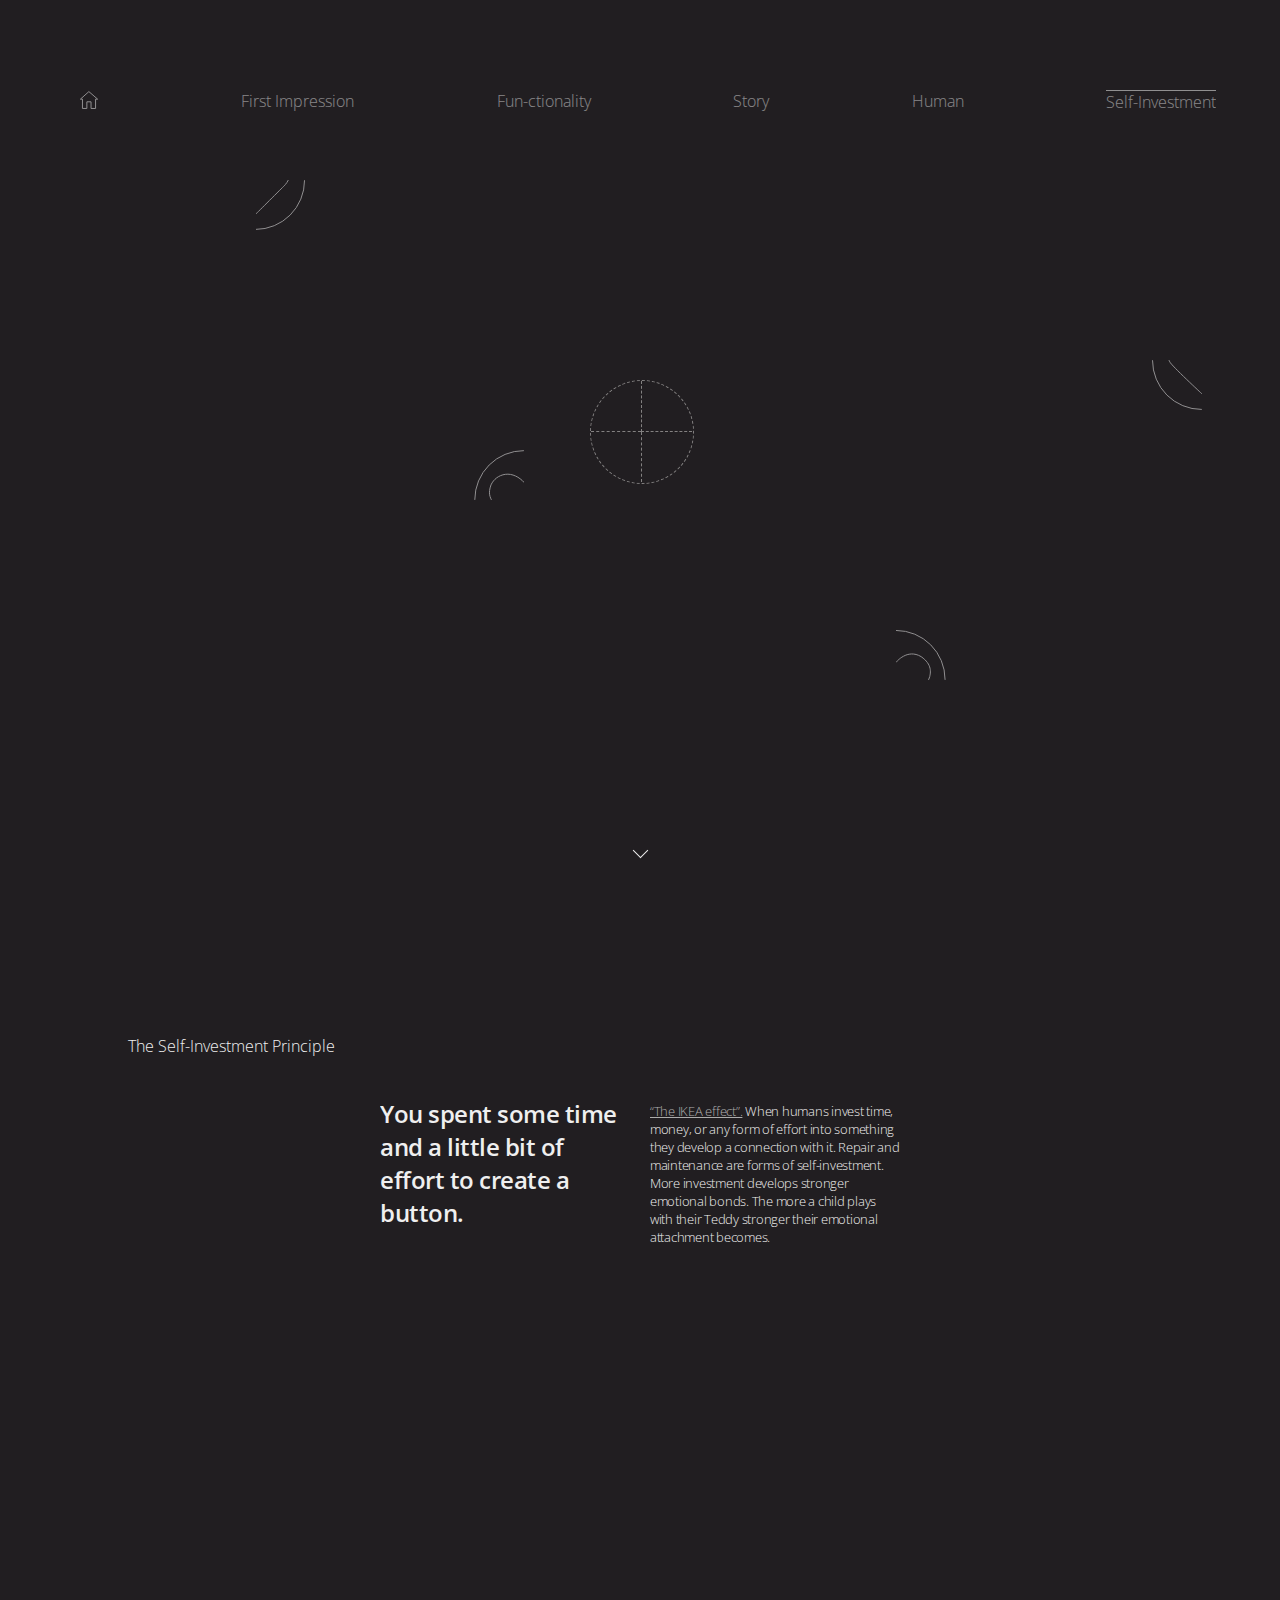
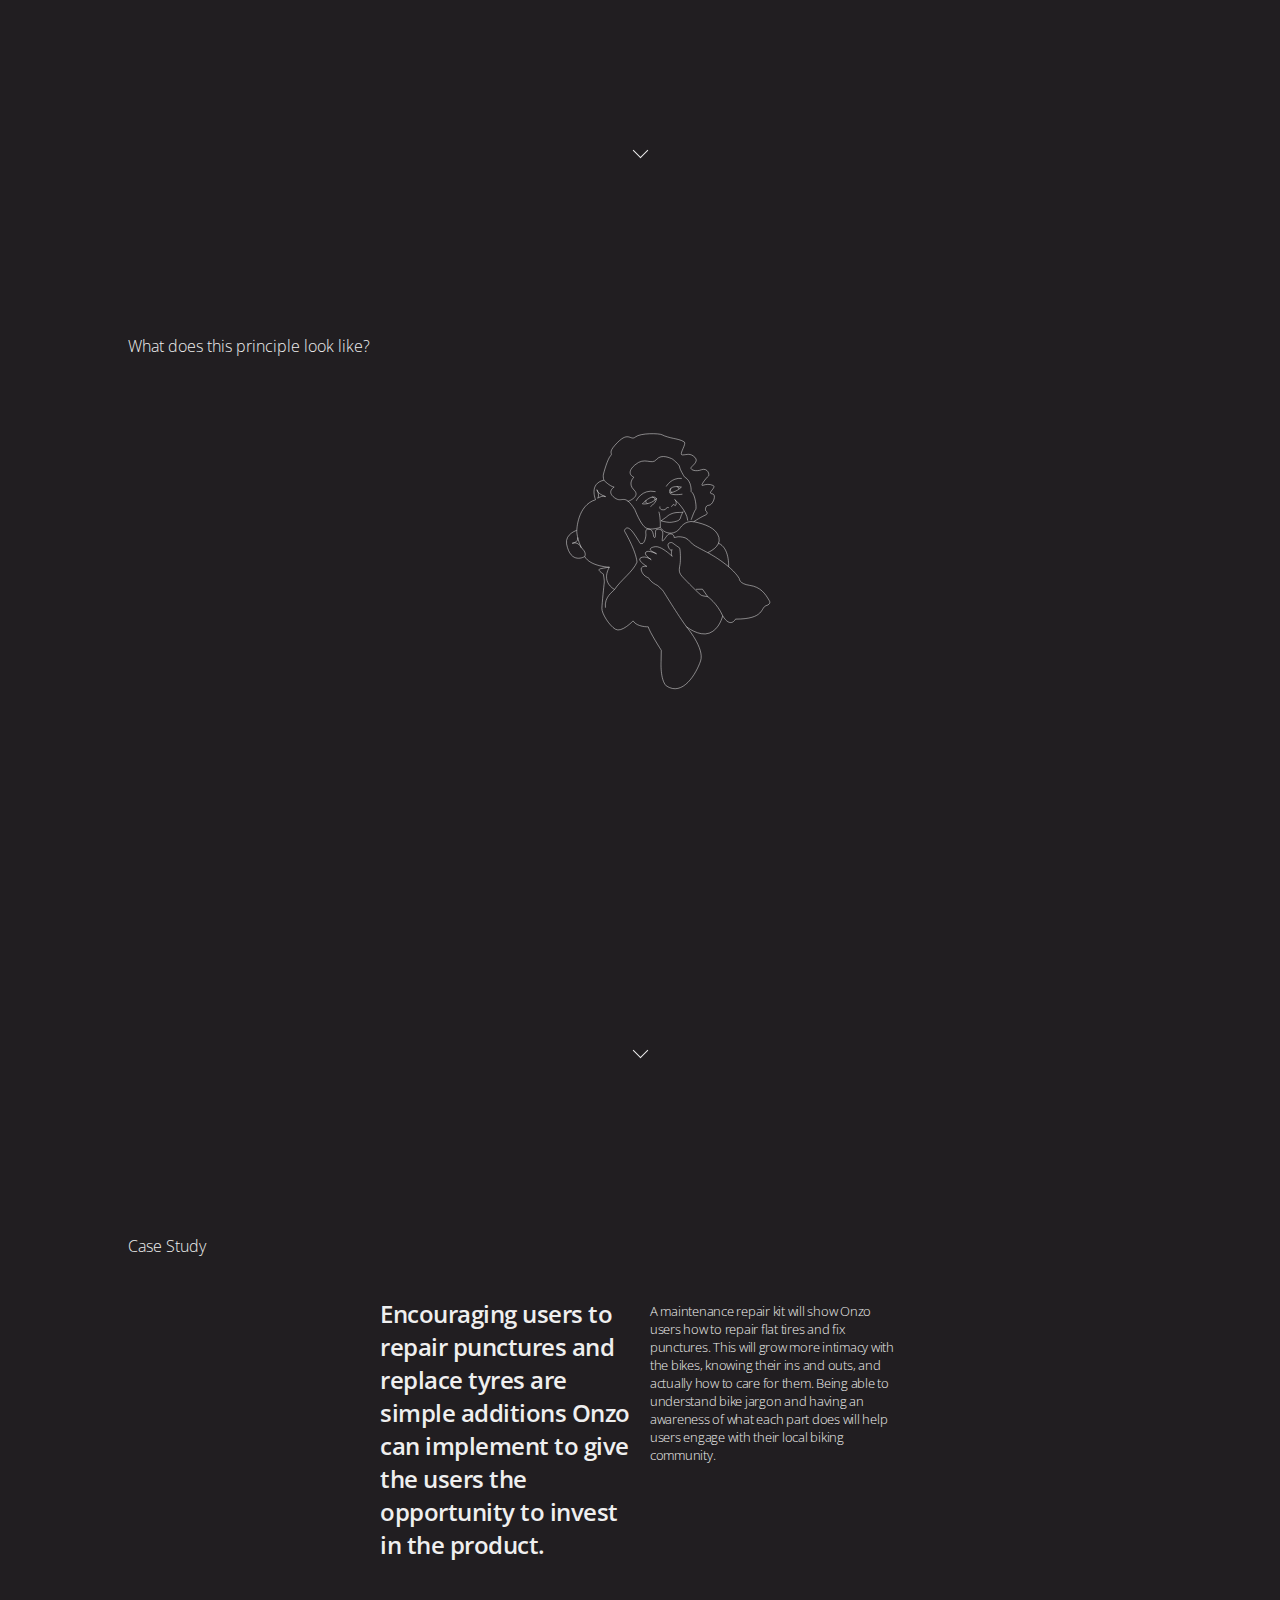
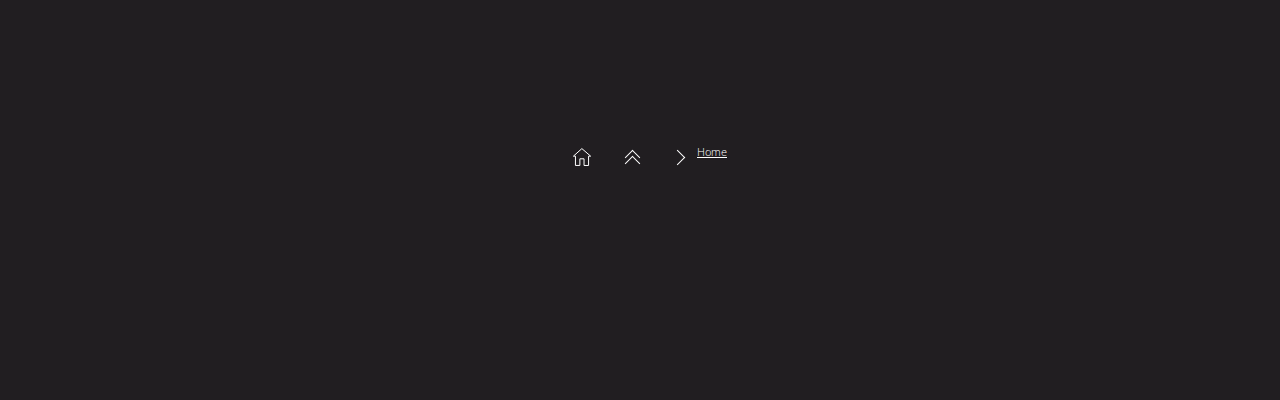
<file: Two-Way.html>
<!DOCTYPE html>
<html>
    
<head>
        <meta charset="utf-8">
        <title>Design for Care: The Self-Investment Principle</title>
        <meta name="viewport" content="width=device-width, initial-scale=1.0">
        <link rel="stylesheet" href="Principlestyles.css">
        <link href="https://fonts.googleapis.com/css?family=Open+Sans:300,400,600,700,800&display=swap" rel="stylesheet">
        <script src="https://ajax.googleapis.com/ajax/libs/jquery/3.3.1/jquery.min.js"></script>
        <link href="https://fonts.googleapis.com/css?family=Big+Shoulders+Text&display=swap" rel="stylesheet">

    </head>
    
<body>
    
    <div id="oops">
        
        <p>This webiste is<br>designed for more<br>intimate engagement.<strong><br>Try it on a laptop<br> or desktop</strong></p>
        
        </div>
    
<!--    Example-->
    <div id="sectionOne" class="section sectionOne">
        
            <div class="navBarTop">
            <a href="index.html"><img src="images/Home20x20.svg" width="20px" height="20px;"></a>
            <a href="Visceral.html">First Impression</a>
            <a href="Behavioural.html" >Fun-ctionality</a>
            <a href="Reflective.html" >Story</a>
            <a href="Anthropomorphic.html" >Human</a>
            <a href="Two-Way.html" class="thisOne">Self-Investment</a> 
            </div> 
            
        <div id="segments">
        <div class="mover moverOne"><div id="drag7" draggable="true" ondragstart="drag(event)"></div></div>
        <div class="mover moverTwo"><div id="drag11" draggable="true" ondragstart="drag(event)"></div></div>
        <div class="mover moverThree"><div id="drag6" draggable="true" ondragstart="drag(event)"></div></div>
        <div class="mover moverFour"><div id="drag12" draggable="true" ondragstart="drag(event)"></div></div>
        </div>

        <div id="landing">
        <div id="div1" ondrop="drop(event)" ondragover="allowDrop(event)"></div>
        <div id="div2" ondrop="drop(event)" ondragover="allowDrop(event)"></div>
        <div id="div3" ondrop="drop(event)" ondragover="allowDrop(event)"></div>
        <div id="div4" ondrop="drop(event)" ondragover="allowDrop(event)"></div>
        </div>
        
        <a href="#sectionTwo" class="hitBox hitBoxOne">
            <div class="center"><div class="arrow"></div></div>
        </a>
        
    </div>
        
<!--    About the Principle-->
    <div id="sectionTwo" class="section sectionTwo">
        <div class="header headerThree">
                <a class="aboutButton">The Self-Investment Principle</a>
            </div>
        
        <div class="textContainer">
                <p class="para paraTwo">
                You spent some time and a little bit of effort to create a button. </p>
            
            <p class="para paraThree"><a href="https://www.hbs.edu/faculty/Pages/item.aspx?num=41121">“The IKEA effect”.</a> When humans invest time, money, or any form of effort into something they develop a connection with it. Repair and maintenance are forms of self-investment. More investment develops stronger emotional bonds. The more a child plays with their Teddy stronger their emotional attachment becomes. </p>
           
            </div>
        
        <a href="#sectionThree" class="hitBox hitBoxTwo">
            <div class="center"><div class="arrow"></div></div>
        </a>
        
    </div>
        
<!--    Onzo visual-->
    <div id="sectionThree" class="section sectionThree">
        <div class="header headerThree">
                <a class="aboutButton">What does this principle look like?</a>
            </div>
        
        <img src="images/Teddys/TwoWayTed.svg" class="image"> 
        
                
        
        <a href="#sectionFour" class="hitBox hitBoxThree">
            <div class="center"><div class="arrow"></div></div>
        </a>
        
    </div>
        
<!--    About the Onzo transformation-->
    <div id="sectionFour" class="section sectionFour">
        
        <div class="header headerFour">
            <a class="aboutButton">Case Study</a>
        </div>
                <div class="textContainer">
                <p class="para paraTwo">Encouraging users to repair punctures and replace tyres are simple additions Onzo can implement to give the users the opportunity to invest in the product.
                </p> 
                    
                <p class="para paraThree">A maintenance repair kit will show Onzo users how to repair flat tires and fix punctures. 
                This will grow more intimacy with the bikes, knowing their ins and outs, and actually how to care for them. Being able to understand bike jargon and having an awareness of what each part does will help users engage with their local biking community. 
                </p>
                </div>
        
        <div class="navContainer">
        <ul>
            <li><a href="index.html"><div class="home" >
                <img src="images/Home20x20.svg" width="30px" height="30px">
                </div>
                </a>
            </li>
            <li><a href="#sectionOne"><div class="backToTop backToTopOne" ></div>
                    <div class="backToTop backToTopTwo" ></div>
                </a>
            </li>
            <li  class="next"><a href="index.html"><div class="nextPrinciple" ></div><p>Home</p></a></li>
        </ul>
        </div>  
                
    </div>
        
    <!--Moving Background-->
<!--
        <div class="bg"></div>
        <div class="bg bg2"></div>
        <div class="bg bg3"></div>
        <div class="bg bg4"></div>
        <div class="bg bg5"></div>
-->
                
    <!--Smooth scrolling -->
<script>
$(document).ready(function(){
  // Add smooth scrolling to all links
  $("a").on('click', function(event) {

    // Make sure this.hash has a value before overriding default behavior
    if (this.hash !== "") {
      // Prevent default anchor click behavior
      event.preventDefault();

      // Store hash
      var hash = this.hash;

      // Using jQuery's animate() method to add smooth page scroll
      // The optional number (800) specifies the number of milliseconds it takes to scroll to the specified area
      $('html, body').animate({
        scrollTop: $(hash).offset().top
      }, 800, function(){
   
        // Add hash (#) to URL when done scrolling (default click behavior)
        window.location.hash = hash;
      });
    } // End if
  });
});
</script>
        
    <!--Drag and Drop-->
<script>
            
function allowDrop(ev) {
    ev.preventDefault();
}

function drag(ev) {
    ev.dataTransfer.setData("landing", ev.target.id);
}

function drop(ev) {
    ev.preventDefault();
    var data = ev.dataTransfer.getData("landing");
    ev.target.appendChild(document.getElementById(data));
}            

</script>  
    
</body>
</file>
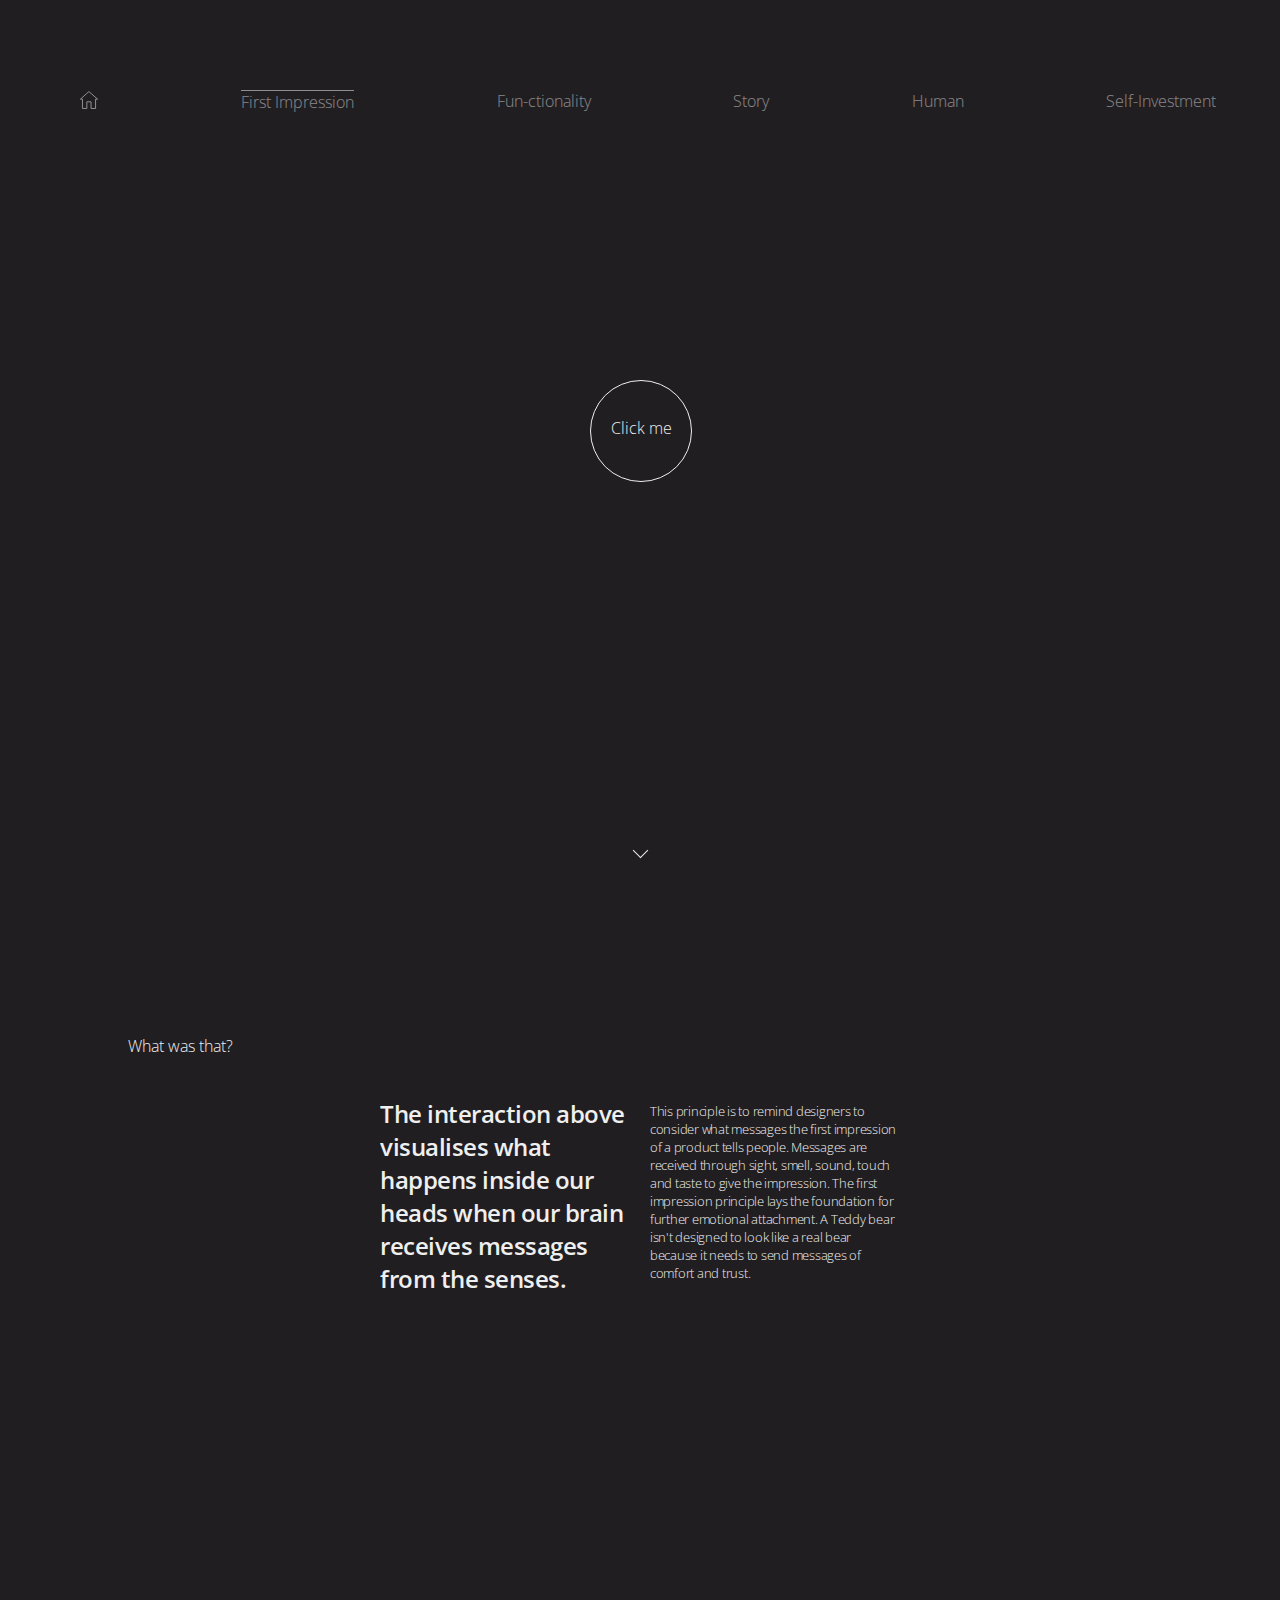
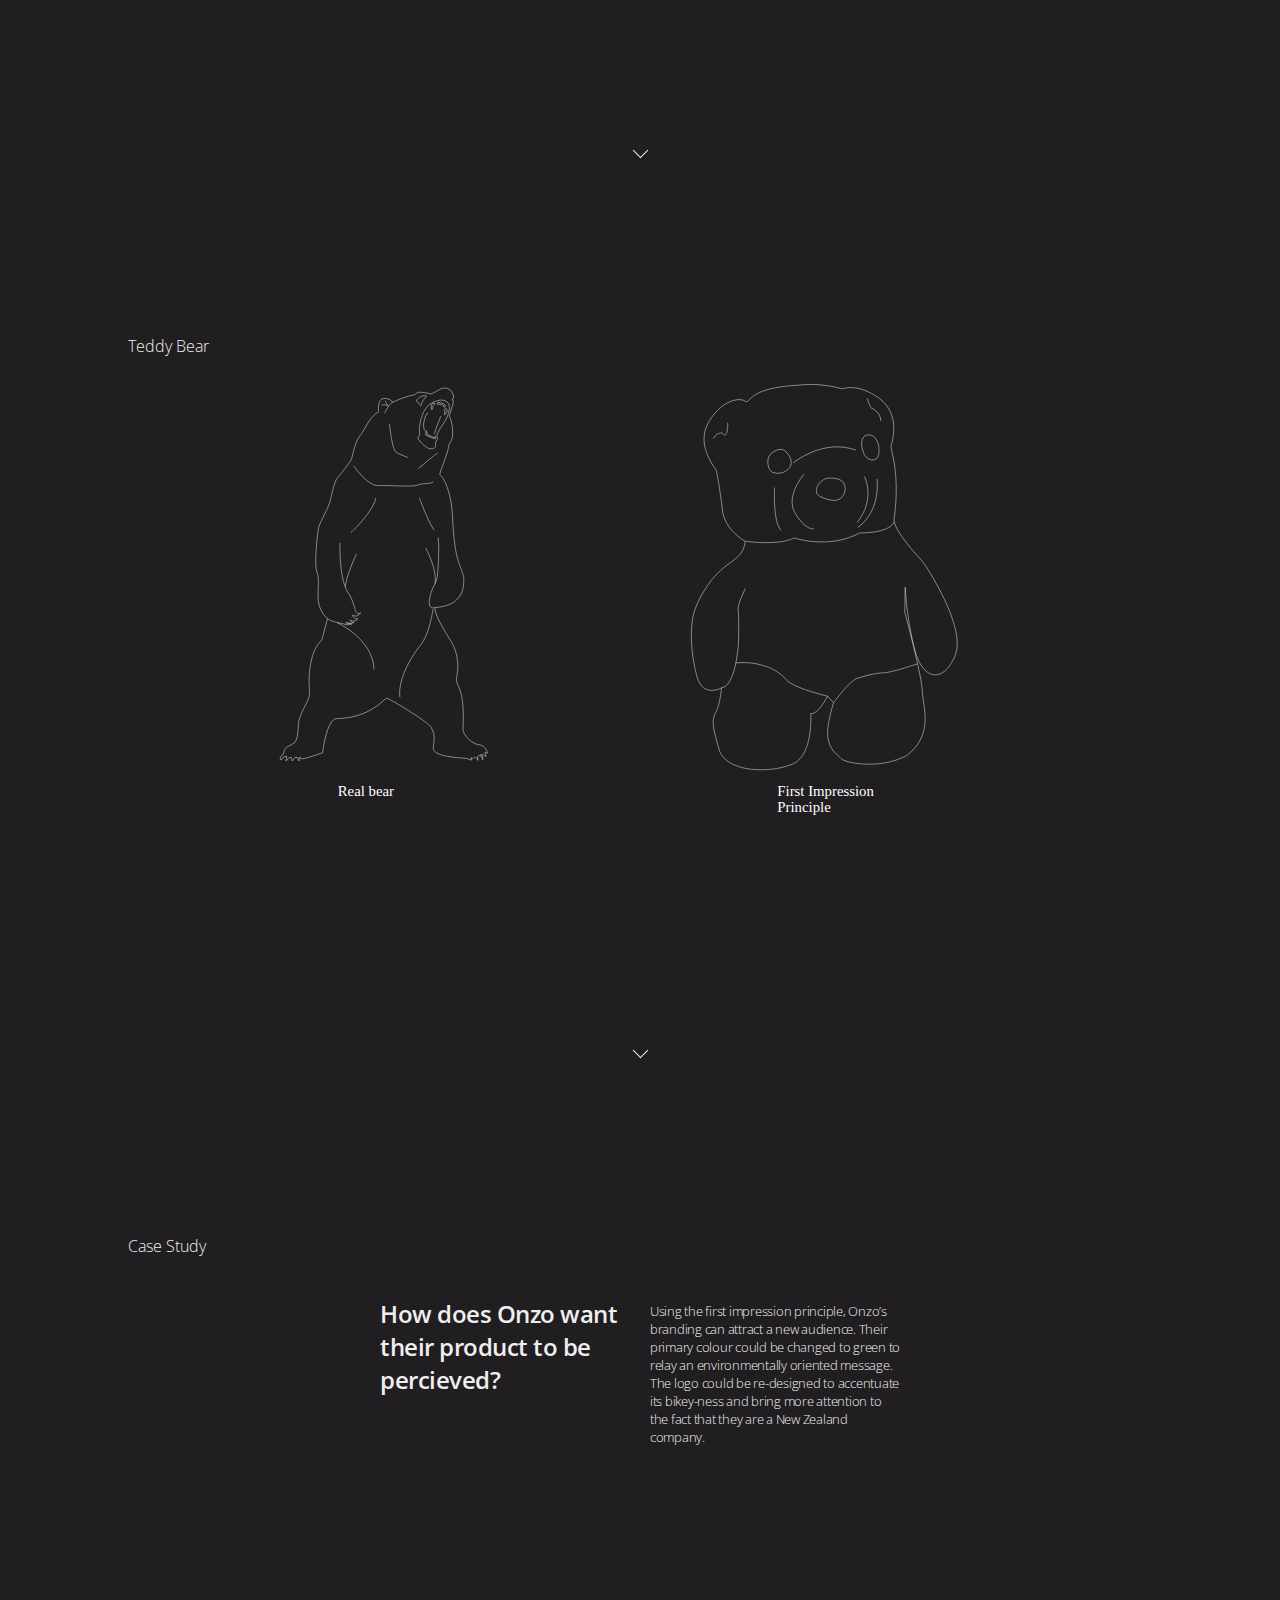
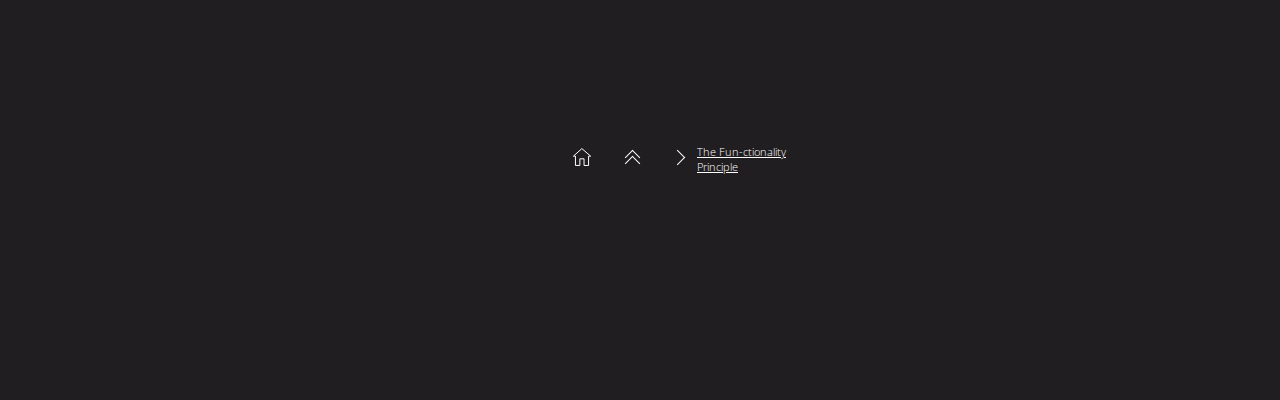
<file: Visceral.html>
<!DOCTYPE html>
<html>
    
<head>
        <meta charset="utf-8">
        <title>Design for Care: The First Impression Principle</title>
        <meta name="viewport" content="width=device-width, initial-scale=1.0">
        <link rel="stylesheet" href="Principlestyles.css">
        <link href="https://fonts.googleapis.com/css?family=Open+Sans:300,400,600,700,800&display=swap" rel="stylesheet">
        <script src="https://ajax.googleapis.com/ajax/libs/jquery/3.3.1/jquery.min.js"></script>
        <link href="https://fonts.googleapis.com/css?family=Big+Shoulders+Text&display=swap" rel="stylesheet">

    </head>
    
<body>
    
    <div id="oops">
        
        <p>This webiste is<br>designed for more<br>intimate engagement.<strong><br>Try it on a laptop<br> or desktop</strong></p>
        
        </div>
    
    <!--    Example-->    
    <div id="sectionOne" class="section sectionOne">
        
<div class="navBarTop">
            <a href="index.html"><img src="images/Home20x20.svg" width="20px" height="20px;"></a>
            <a href="Visceral.html" class="thisOne">First Impression</a>
            <a href="Behavioural.html" >Fun-ctionality</a>
            <a href="Reflective.html" >Story</a>
            <a href="Anthropomorphic.html" >Human</a>
            <a href="Two-Way.html">Self-Investment</a> 
            </div> 
        
            <a id="clickme" onclick="skitz()">
                <div class="clickme clickmeSkitz">
                    <p>Click me</p>
                </div>
            </a>
       
        
        <a href="#sectionTwo" class="hitBox hitBoxOne">
            <div class="center"><div class="arrow"></div></div>
        </a>
        
        <div id="crazyshit" class="crazyshit" onclick="skitz()">
            <div class="senses">
                <h1 class="sigth">Sight</h1>
                <h1 class="smell">Smell</h1>
                <h1 class="sound">Sound</h1>
                <h1 class="touch">Touch</h1>
                <h1 class="taste">Taste</h1>
            </div>
        </div>
        
    </div>
       
    <!--    About the Principle-->    
    <div id="sectionTwo" class="section sectionTwo">
        
    
        <div class="header headerThree">
                <a class="aboutButton">What was that?</a>
            </div>
        
        <div class="textContainer">
                <p class="para paraTwo">
                The interaction above visualises what happens inside our heads when our brain receives messages from the senses.  
                </p>
                
                <p class="para paraThree">
                 This principle is to remind designers to consider what messages the first impression of a product tells people. Messages are received through sight, smell, sound, touch and taste to give the impression. The first impression principle lays the foundation for further emotional attachment. A Teddy bear isn't designed to look like a real bear because it needs to send messages of comfort and trust. 
                </p>            
            </div>
            

        
        <a href="#sectionThree" class="hitBox hitBoxTwo">
            <div class="center"><div class="arrow"></div></div>
        </a>
        
    </div>
       
    <!--    Onzo visual-->    
    <div id="sectionThree" class="section sectionThree">
        <div class="header headerThree">
                <a class="aboutButton">Teddy Bear</a>
            </div>
        
        <img src="images/Teddys/visceralBear.svg" class="image imageVisceral"> 
        
        <a href="#sectionFour" class="hitBox hitBoxThree">
            <div class="center"><div class="arrow"></div></div>
        </a>
        
    </div>
       
    <!--    About the Onzo transformation-->    
    <div id="sectionFour" class="section sectionFour">
        <div class="header headerFour">
                <a class="aboutButton">Case Study</a>
            </div>
        
        <div class="textContainer">
        <p class="para paraTwo">How does Onzo want their product to be percieved?</p>    
            
        <p class="para paraThree">
        Using the first impression principle, Onzo’s branding can attract a new audience. Their primary colour could be changed to green to relay an environmentally oriented message. The logo could be re-designed to accentuate its bikey-ness and bring more attention to the fact that they are a New Zealand company. 
        </p>  
       </div>
       
       <div class="navContainer">
        <ul>
            <li><a href="index.html"><div class="home" >
                <img src="images/Home20x20.svg" width="30px" height="30px">
                </div>
                </a>
            </li>
            <li><a href="#sectionOne"><div class="backToTop backToTopOne" ></div>
                    <div class="backToTop backToTopTwo" ></div>
                </a>
            </li>
            <li  class="next"><a href="Behavioural.html"><div class="nextPrinciple" ></div><p>The Fun-ctionality<br> Principle</p></a></li>
        </ul>
        </div>    
        
    </div>
        
    <!--    Moving Background-->
<!--
    <div class="bg"></div>
    <div class="bg bg2"></div>
    <div class="bg bg3"></div>
    <div class="bg bg4"></div>
    <div class="bg bg5"></div>
-->
        
    <!--    Skitz shit-->
<script>
        
function skitz() {
    var x = document.getElementById("crazyshit");
    if (x.style.display === "block") {
        x.style.display = "none";
    } else {
        x.style.display = "block";
    }
}
    

    
</script>
        
    <!--    Smooth scrolling -->
<script>
$(document).ready(function(){
  // Add smooth scrolling to all links
  $("a").on('click', function(event) {

    // Make sure this.hash has a value before overriding default behavior
    if (this.hash !== "") {
      // Prevent default anchor click behavior
      event.preventDefault();

      // Store hash
      var hash = this.hash;

      // Using jQuery's animate() method to add smooth page scroll
      // The optional number (800) specifies the number of milliseconds it takes to scroll to the specified area
      $('html, body').animate({
        scrollTop: $(hash).offset().top
      }, 800, function(){
   
        // Add hash (#) to URL when done scrolling (default click behavior)
        window.location.hash = hash;
      });
    } // End if
  });
});
</script>
    
</body>
</file>
<file: landing.css>
body{
    margin: 0 0 0 0;
    overflow: scroll;
    overflow-x: hidden;
    background-color: rgb(33, 30, 33);
/*    background-color: transparent;*/
}

/* width */
::-webkit-scrollbar {
    width: 6px;
    background-color: #151515;
}

/* Track */
::-webkit-scrollbar-track {
    background: transparent; 
}
 
/* Handle */
::-webkit-scrollbar-thumb {
    background: #363535; 
    border-radius: 20px;
}

/* Handle on hover */
::-webkit-scrollbar-thumb:hover {
    background: #1c1b1b; 
}

::-webkit-scrollbar-corner {
    border-color: black;
}

.header{
    height:30px;
    width: 100vw;
    padding: 10vh 0 30px 0;
    position: absolute;
    background-color: transparent;
}

p{
    color: #efefef;
    font-family: 'Open Sans', sans-serif;
    font-weight: 400;
    font-size: 70%;
}

p a {
    color: #adadad;
    font-family: 'Open Sans', sans-serif;
    transition: 0.3s;
}

p a:hover {
    color: #efefef;
}

.para{
    position: absolute;
    width: 20%;
    float: left;
    
}

.paraOne{
    margin: 30vh 0 0 30%;
    
}

.paraTwo{
    margin: 30vh 0 0 52%;
}

.headerThree{
    padding: 3vh 0 0 0;
}

.headerFour{
    padding: 12vh 0 0 0;
}

.quote{
    padding: 30vh 0 0 0;
}

.quote p{
    margin: 5vh 0 0 50%;
}

.quote h1{
    position: relative;
    width: 800px;
    margin: 0 0 0 20%;
    font-size: 300%;
    transition: 0.3s;
    top: -100px;
}

.header a{
    margin: 0 0 0 10%;
    text-decoration: none;
    color: #efefef;
    font-family: 'Open Sans', sans-serif;
    font-weight: 300;
    transition: 0.3s;
}

#sectionFour .header a{
    position: relative;
    top: 50px;
}


.header a:hover{
    opacity: 0.5;
}

.textContainer{
    position: relative;
    width: 520px;
    height: 300px;
    margin: auto 0 auto 50%;
    left: -260px;
    top: 20%;
    overflow: hidden;
}

.para{
    position: relative;
    font-family: 'Open Sans', sans-serif;
    color: #efefef;
    letter-spacing: -.02em;
    font-weight: 300;
    font-size: 80%;
    float: left;
    width: 250px;
    margin: 0 0 0 0;
    height: 300px;
}

.paraTwo{
    margin: 0 20px 0 0;
    font-size: 150%;
    font-weight: 600;
    top: -5px;
    font-family: 'Open Sans', sans-serif;
    font-weight: 600;
}

.list a{
    position: relative;
    font-family: 'Open Sans', sans-serif;
    font-size: 500%;
    font-weight: 300;
    margin: 0 0 50px 0;
    transition: 0.3s;
    letter-spacing: 0.02em;
}

.list{
    position: relative;
    top: 25vh;
    margin: 0 0 0 30%;
    text-decoration: none;
    font-size: 1.5vh;
    transition: 0.3s;
    list-style: none;
}

.list a:link{
    text-decoration: none;
    color: #efefef;
}

.list a:visited{
    color: #efefef;
}

.list a:hover{
    opacity: 0.5;
    text-decoration: none;
    color: #efefef;
}

.list a:nth-child(1):hover{
    opacity: 1;
    animation: wack;
    animation-duration: 0.5s;
    animation-iteration-count: infinite;
    cursor: help;
}

@keyframes wack {
    0% {
        color: aqua;
    }
    
    24.9% {
       color: aqua;
    }
    25%{
        color: orange;
    }
    
    49.9%{
        color: orange;
    }
    
    50%{
        color: greenyellow;
    }   
    
    74.9%{
        color: greenyellow;
    }    
    
    75%{
        color: purple;
    }
    
    99.9%{
        color: purple;
    }
    
    100% {
        color: pink;
    }
}

.list a:nth-child(3):hover{
    padding: 0 0 0 350px;
    margin: 400px 0 0 0;
    border-bottom: 1px solid #efefef;
    cursor: ew-resize;
}

.list a:nth-child(5):hover{
    letter-spacing: 2em;
    cursor: context-menu;
}

.list a:nth-child(7):hover{
    cursor: grab;
    color: hotpink;
}

.list a:nth-child(9):hover{
    cursor: move;
    text-decoration: underline dashed;
}



.section{
    width: 100vw;
    height: 100vh;   
    background-color: transparent;
}

.titleWrapper{
    position: absolute;
    top: 150px;
    left: 10%;
}

h1{
    font-family: 'Open Sans', sans-serif;
    color: #efefef;
    letter-spacing: -.02em;
    font-weight: 300;
    font-size: 500%;
    margin: 0;
    transition: 0.3s;
}

.Design h1{
    font-weight: 800;
    font-size: 1500%;
    position: relative;
    top: -60px;
    left: -15px;
    letter-spacing: -0.04em;
}

.scrollBox{
    height: 66px;
    margin-bottom: -6px;
    overflow: hidden;
    position: relative;
    top: -70px;
    line-height: 1;
    font-weight: bold;
    letter-spacing: -.02em;
}

.scrollItem{
    font-family: "Helvetica Neue",Arial,Helvetica,sans-serif ;
    font-weight: 300;
    color: #efefef;
    margin: 0;
    font-size: 60px;
    padding-bottom: 6px;
    border: 0;
    outline: 0;
    vertical-align: baseline;
    background: transparent;
    text-rendering: optimizeLegibility;
    line-height: 1;
    -webkit-animation: scroll 15s cubic-bezier(0.645, 0.045, 0.355, 1) infinite;
    animation: scroll 15s cubic-bezier(0.645, 0.045, 0.355, 1) infinite;
}

.scrollItem:hover{
    color: #efefef;
}

@keyframes scroll{
0%      {
    -webkit-transform: translateY(0px);
    transform: translateY(0px);
}
3.7037% {
    -webkit-transform: translateY(0px);
    transform: translateY(0px);
}
11.1111% {
    -webkit-transform: translateY(-66px);
    transform: translateY(-66px);
}
14.8148% {
    -webkit-transform: translateY(-66px);
    transform: translateY(-66px);
}
22.2222% {
    -webkit-transform: translateY(-132px);
    transform: translateY(-132px);
}
25.9259% {
    -webkit-transform: translateY(-132px);
    transform: translateY(-132px);
}
33.3333% {
    -webkit-transform: translateY(-198px);
    transform: translateY(-198px);
}
37.037% {
    -webkit-transform: translateY(-198px);
    transform: translateY(-198px);
}
44.4444% {
    -webkit-transform: translateY(-264px);
    transform: translateY(-264px);
}
48.1481% {
    -webkit-transform: translateY(-264px);
    transform: translateY(-264px);
}
55.5556% {
    -webkit-transform: translateY(-330px);
    transform: translateY(-330px);
}
59.2593% {
    -webkit-transform: translateY(-330px);
    transform: translateY(-330px);
}
66.6667% {
    -webkit-transform: translateY(-396px);
    transform: translateY(-396px);
}
70.3704% {
    -webkit-transform: translateY(-396px);
    transform: translateY(-396px);
}
77.7778% {
    -webkit-transform: translateY(-462px);
    transform: translateY(-462px);
}
81.4815% {
    -webkit-transform: translateY(-462px);
    transform: translateY(-462px);
}
88.8889% {
    -webkit-transform: translateY(-528px);
    transform: translateY(-528px);
}
92.5926% {
    -webkit-transform: translateY(-528px);
    transform: translateY(-528px);
}
100% {
    -webkit-transform: translateY(-594px);
    transform: translateY(-594px);
    }
}

.listItem{
    color: pink;
}

.center{
    position: relative;
    margin: 0 0 0 50%;
    top: -100px;
    left: -50px;
    width: 100px;
}

.hitBox{
    position: absolute;
    left: 0;
    top: 100vh;
    width: 100vw;
    height: 20px;
}

.hitBoxTwo{
    top: 200vh;
}

.hitBoxThree{
    top: 300vh;
}

.hitBoxFour{
    top: 430vh;
}

.arrow{
    position: relative;
    width: 10px;
    height: 10px;
    border-right: solid 1px #efefef;
    border-bottom: solid 1px #efefef;
    transform: rotate(45deg);
    transition: 0.3s;
    margin: 50%;
    left: -5px;
    top: -5px;
}

.arrow:hover{
    opacity: 0.5;
}



.bg {
    animation:slide 23s ease-in-out infinite alternate;
    background-image: linear-gradient(60deg, #272727 50%, #393939 50%);
    bottom:0;
    left:-50%;
    opacity:.3;
    position:fixed;
    right:-50%;
    top:0;
    z-index:-1;
}

.bg2 {
    animation-direction:alternate-reverse;
    animation-duration:27.5s;
    background-image: linear-gradient(-40deg, #575757 50%, #696969 50%);
}

.bg3 {
    animation-duration:32.8s;
    background-image: linear-gradient(-120deg, #242424 50%, 
    #100b0b 50%);
}


.bg4 {
    animation-duration:21s;
    background-image: linear-gradient(46deg, #000000 50%, 
    #313131 50%);
}

.bg5 {
    animation-duration:25.78s;
    background-image: linear-gradient(-230deg, #262626 50%, 
    #313131 50%);
}

@keyframes slide {
  0% {
    transform:translateX(-25%);
  }
  100% {
    transform:translateX(25%);
  }
}
    
.smiley{
    transform: rotate(45deg);
    animation-name: smileIn;
    }

.smileyTwo{
    height: 300px;
    width: 300px;
    transform: rotate(-45deg);
    animation-name: smileIn;
    float: right;
    position: relative;
    top: -300px;
    }

#oops{
    position: relative;
    height: 100vh;
    widows: 100vw;
    background-color: rgb(33, 30, 33);
    overflow: hidden;
    z-index: 100;
    display: none;
}

#oops p{
    font-family: 'Open Sans', sans-serif;
    font-weight: 300;
    text-align: center;
    font-size: 20px;
    line-height: 1.2;
    margin: 40vh 0 0 0;
    color: #efefef;
    opacity: 0.5;
}

@media only screen and (max-width: 600px) {
  #oops {
    display: block;
  }
}
</file>
<file: Principlestyles.css>
body{
    margin: 0 0 0 0;
    padding: 0;
    overflow-x: hidden;
    background-color: rgb(33, 30, 33);
}

p{
    user-select: none;
}

.section{
    width: 100vw;
    height: 100vh;
}

.navBarTop{
    width: 100vw;
    padding: 0;
    position: absolute;
    background-color: transparent;
    margin: 0 0 0 0;
    color: #efefef;
    z-index: 30;
    top: 10vh;
        display: flex;
    align-items: stretch; /* Default */
    justify-content: space-between;
    width: 100%;

}

.navBarTop a{
    position: relative;
    font-family: 'Open Sans', sans-serif;
    font-weight: 300;
    color: #efefef;
    text-decoration: none;
    margin: 0 5% 0 auto;
    opacity: 0.5;
    transition: 0.3s;
}

.navBarTop a:hover{
    opacity: 1;
}

.thisOne{
    font-family: 'Open Sans', sans-serif;
    font-weight: 300;
    color: #efefef;
    text-decoration: none;
    margin: 0 20px 0 0;
    opacity: 1;
    border-top: solid 1px white;
}

h1{
    font-family: 'Open Sans', sans-serif;
    color: #efefef;
    letter-spacing: -.02em;
    font-weight: 300;
    margin: 0;
}

.listContainer{
    position: absolute;
    height: 300px;
    width: 100vw;
    overflow-y: scroll;
    overflow-x: hidden;
    margin: 100px 0 0 0;
}

.sectionOne ul{
    position: relative;
    width: 300px;
    margin: 0 0 0 20%;
    padding: 0;
    text-decoration: none;
}

.sectionOne li{
    width: 250px;
    text-decoration: none;
    opacity: 0.3;    
    padding: 0;
    margin: 0;
}

.sectionOne li:hover{
    opacity: 1;
}

.sectionOne li a{
    text-decoration: none;
}



.header a{
    margin: 0 0 0 10%;
    text-decoration: none;
    color: #efefef;
    font-family: 'Open Sans', sans-serif;
    font-weight: 300;
    transition: 0.3s;
}

a:hover{
    cursor: pointer;
}

.sectionTwo .header a, .sectionThree .header a, .sectionFour .header a{
    position: relative;
    top: 15vh;
    user-select: none;
    z-index: 5;
}

.sectionOne .header a{
    position: absolute;
    top: 15vh;
    z-index: 10;
    opacity: 0.5;
    cursor: default;
    user-select: none;
}

.textContainer{
    position: relative;
    width: 520px;
    height: 300px;
    margin: auto 0 auto 50%;
    left: -260px;
    top: 20%;
    overflow: hidden;
}

.para{
    position: relative;
    font-family: 'Open Sans', sans-serif;
    color: #efefef;
    letter-spacing: -.02em;
    font-weight: 300;
    font-size: 80%;
    float: left;
    width: 250px;
    margin: 0 0 0 0;
    height: 300px;
}

.paraTwo{
    margin: 0 20px 0 0;
    font-size: 150%;
    font-weight: 600;
    top: -5px;
    
}

.sectionTwo h1, sectionThree h1{
    position: relative;
    top: 12vh;
    left: 20%;
}

.image{
    position: relative;
    width: 70%;
    margin: 0 0 0 20%;
    left: -90px;
    top: 100px;
}

.imageVisceral{
    
}

.imageBehavioural{
    margin: 8% 0 0 20%;
}

@keyframes baw {
    0%{
        color: white;
        text-decoration: underline;
    }
    
    49.9%{
        color: white;
    }
    
    50%{
        color: black;
    }
    
    100%{
        color: black;
    }
}

.crazyshit{
    position: relative;
    widows: 100vw;
    height: 100vh;
    margin: 0;
    display: none;
    background-color: aqua;
    animation: wack 0.5s infinite;
    z-index: 31;
}

@keyframes wack {
    0% {
        background-color: aqua;
    }
    
    24.9% {
        background-color: aqua;
    }
    25%{
        background-color: orange;
    }
    
    49.9%{
        background-color: orange;
    }
    
    50%{
        background-color: greenyellow;
    }   
    
    74.9%{
        background-color: greenyellow;
    }    
    
    75%{
        background-color: purple;
    }
    
    99.9%{
        background-color: purple;
    }
    
    100% {
        background-color: pink;
    }
}

.clickme{
    position: absolute;
    width: 100px;
    height: 100px;
    border: solid 1px #efefef;
    border-radius: 50%;
    text-align: center;
    color: #efefef;
    font-family: 'Open Sans', sans-serif;
    font-weight: 300;
    cursor: pointer;
    top: 50%;
    left: 50%;
    margin: -70px 0 0 -50px;
    transition: 0.3s;
    background-color: transparent;
    box-shadow: 0 0 0 0 rgba(255, 255, 255, 0.7);
    animation-name: pulse;
    animation-duration: 5.25s;
    animation-timing-function: cubic-bezier(0.66, 0, 0, 1);
    animation-iteration-count: infinite;
    user-select: none;
}

@keyframes bounceInDown {
  from,
  60%,
  75%,
  90%,
  to {
    -webkit-animation-timing-function: cubic-bezier(0.215, 0.61, 0.355, 1);
    animation-timing-function: cubic-bezier(0.215, 0.61, 0.355, 1);
  }

  0% {
    opacity: 0;
    -webkit-transform: translate3d(0, -3000px, 0);
    transform: translate3d(0, -3000px, 0);
  }

  60% {
    opacity: 1;
    -webkit-transform: translate3d(0, 25px, 0);
    transform: translate3d(0, 25px, 0);
  }

  75% {
    -webkit-transform: translate3d(0, -10px, 0);
    transform: translate3d(0, -10px, 0);
  }

  90% {
    -webkit-transform: translate3d(0, 5px, 0);
    transform: translate3d(0, 5px, 0);
  }

  to {
    -webkit-transform: translate3d(0, 0, 0);
    transform: translate3d(0, 0, 0);
  }
}

@keyframes pulse 
    {to 
        {box-shadow: 0 0 0 45px rgba(232, 76, 61, 0);
        }
    }

.clickme:hover{
    border: solid 1px #656565;
    color: #656565;
}

.clickmeStory{
    z-index: 10;
    animation-name: bounceInDown;
    animation-duration: 1s;
    animation-iteration-count: 1;
}

#clickMeDashed{
    position: absolute;
    width: 100px;
    height: 100px;
    border: dashed 1px #efefef;
    border-radius: 50%;
    text-align: center;
    color: #efefef;
    font-family: 'Open Sans', sans-serif;
    font-weight: 300;
    cursor: pointer;
    top: 50%;
    left: 50%;
    margin: -70px 0 0 -50px;
    transition: 0.3s;
    background-color: transparent;
    box-shadow: 0 0 0 0 rgba(255, 255, 255, 0.7);
    animation-duration: 5.25s;
    animation-timing-function: cubic-bezier(0.66, 0, 0, 1);
    animation-iteration-count: infinite;
    user-select: none;
    opacity: 0.5;
    cursor: default;
}

.prompt{
    width: 120px;
    height: 40px;
    text-align: center;
    position: absolute;
    top: 50%;
    left: 50%;
    margin: -50px 0 0 -60px;
    color: grey;
    font-family: 'Open Sans', sans-serif;
    font-weight: 300;
    font-size: 100%;
    cursor: default;
    transition: 0.3s;
    display: block;
}

.clickmeAnthro{
    z-index: 10;
    animation: none;

}

@keyframes blip{
    0%{
        opacity: 0;
    }
}   100%{
        opacity: 1;
}

.clickme p{
    margin: 36px 0 0 0;
}

.touchMeNot{
    background-color: transparent;
    position:absolute;
    top: 50%;
    left: 50%;
    margin: -70px 0 0 -50px;
    border: 1px solid white;
    color: white;
    font-family: 'Open Sans', sans-serif;
    font-weight: 300;
    text-align: center;
    border-radius: 50%;
    height:100px;
    width:100px;
    z-index: +4;
    box-shadow: 0 0 0 0 rgba(255, 255, 255, 0.7);
    transition: 0.5s;
    animation-name: pulse;
    animation-duration: 5.25s;
    animation-timing-function: cubic-bezier(0.66, 0, 0, 1);
    animation-iteration-count: infinite;
    user-select: none;
}


.touchMeNot p{
    margin: 36px 0 0 0;
}
.center{
    position: relative;
    margin: 0 0 0 50%;
    top: -100px;
    left: -50px;
    width: 100px;
}

video{
    object-position: top;
    position: absolute;
    margin: 0;
    top: 0;
}

.vidContainer{
    position: absolute;
    height: 100vh;
    width:100vw;
    overflow: hidden;
    background-color: black;
}

.anthroVid{
    margin: 65% 0 0 50%;
    position: absolute;
    left: -960px;
    top: -960px;
    overflow: hidden;
}

.div-hide{
    display: none;
}

.hitBox{
    position: absolute;
    top: 100vh;
    left: 0;
    width: 100vw;
    height: 20px;
}

.hitBoxTwo{
    top: 200vh;
}

.hitBoxThree{
    top: 300vh;
}

#hitBoxAnim{
    animation: fadeIn;
    animation-duration: 1s;
    animation-iteration-count: 1;
}

@keyframes fadeIn{
    0%{
        opacity: 0;
    }
    100%{
        opacity: 1;
    }
}

.arrow{
    position: relative;
    width: 10px;
    height: 10px;
    border-right: solid 1px #efefef;
    border-bottom: solid 1px #efefef;
    transform: rotate(45deg);
    transition: 0.3s;
    margin: 50%;
    left: -5px;
    top: -5px;
}

.arrow:hover{
    opacity: 0.5;
}

.navContainer{
    height: 30px;
    width: 100vw;
    position: absolute;
}

ul{
    position: relative;
    width: 256px;
    height: 30px;
    margin: 25% 0 0 50%;
    list-style: none;
    left: -128px;
    padding: 0 0 0 50px;
}

ul li{
    float: left;
    width: 30px;
    height: 30px;
    margin: 0 10px 0 10px;
}

li{
    transition: 0.3s;
}

li:hover{
    opacity: 0.5;
}

.backToTop{
    width: 10px;
    height: 10px;
    border-bottom: 1px solid white;
    border-Right: 1px solid white;
    transform: rotate(-135deg);
    position: relative;
    left: 5px;
}

.home img{
    position: relative;
    width: 20px;
    height: 20px;
    top: 5px;
}

.backToTopOne{
    top: 10px;
}

.backToTopTwo{
    top: 5px;
}

.nextPrinciple{
    position: relative;
    width: 10px;
    height: 10px;
    border-bottom: 1px solid white;
    border-Right: 1px solid white;
    transform: rotate(-45deg);
    top: 10px;
}

li a{
    position: relative;
    color: white;
    font-family: 'Open Sans', sans-serif;
    font-weight: 300;
    float: left;
}

.next{
    width: 130px;
    position: relative;
    height: 50px;
}

.next p{
    position: relative;
    left: 25px;
    top: -20px;
    font-size: 70%;
}

p a {
    color: #adadad;
    font-family: 'Open Sans', sans-serif;
}

#landing div {
    position:relative;
    height: 50px;
    width: 50px;
    float: left;
    margin: 0 0 0 0;
}

#landing {
    width:102px;
    height:102px;
    background-color: transparent;
    border: 1px dashed #838181;
    border-radius: 50%;
    position: absolute;
    top: 50%;
    left: 50%;
    margin: -70px 0 0 -50px;
    box-shadow: 0 0 0 0 rgba(255, 255, 255, 0.7);
    animation-name: pulse;
    animation-duration: 5.25s;
    animation-timing-function: cubic-bezier(0.66, 0, 0, 1);
    animation-iteration-count: infinite;
}

#div1{
    border-bottom: 1px dashed #838181;
}

#div2{
    border-bottom: 1px dashed #838181;
    border-left: 1px dashed #838181;
}

#div3{
}

#div4{
    border-left: 1px dashed #838181;
}

#segments {
    width: 100vw;
    height: 100vh;
    position: relative;
    top: 100vh;
}

#drag6,
#drag7,
#drag11,
#drag12 {
    height: 50px;
    width: 50px;
    position: relative;
    margin: 0;
}

#drag6 {
    background:url(images/bottomLeft.svg);
}

#drag7 {
    background:url(images/bottomRight.svg);
}

#drag11 {
    background:url(images/topRight.svg);
}

#drag12 {
    background:url(images/topLeft.svg);
}

.mover{
    position: absolute;
    width: 50px;
    opacity: 0.5;
    transition: 0.3s;
    top: -100px;
    cursor: pointer;
}

.mover:active{
    cursor: grab;
}

.moverOne{
    top: -80vh;
    left: 20%;
}

.moverTwo{
    top: -30vh;
    left: 70%;
}

.moverThree{
    top: -60vh;
    left: 90%;
}

.moverFour{
    top: -50vh;
    left: 37%;
}



.mover:hover{
    opacity: 1;
}


/* width */
::-webkit-scrollbar {
    width: 6px;
    background-color: #151515;
}

/* Track */
::-webkit-scrollbar-track {
    background: transparent; 
}
 
/* Handle */
::-webkit-scrollbar-thumb {
    background: #363535; 
    border-radius: 20px;
}

/* Handle on hover */
::-webkit-scrollbar-thumb:hover {
    background: #1c1b1b; 
}

::-webkit-scrollbar-corner {
    border-color: black;
}

.bg {
    animation:slide 23s ease-in-out infinite alternate;
    background-image: linear-gradient(60deg, #272727 50%, #393939 50%);
    bottom:0;
    left:-50%;
    opacity:.3;
    position:fixed;
    right:-50%;
    top:0;
    z-index:-1;
}

.bg2 {
    animation-direction:alternate-reverse;
    animation-duration:27.5s;
    background-image: linear-gradient(-40deg, #575757 50%, #696969 50%);
}

.bg3 {
    animation-duration:32.8s;
    background-image: linear-gradient(-120deg, #242424 50%, 
    #100b0b 50%);
}

.bg4 {
    animation-duration:21s;
    background-image: linear-gradient(46deg, #000000 50%, 
    #313131 50%);
}

.bg5 {
    animation-duration:25.78s;
    background-image: linear-gradient(-230deg, #262626 50%, 
    #313131 50%);
}

@keyframes slide {
  0% {
    transform:translateX(-25%);
  }
  100% {
    transform:translateX(25%);
  }
}

.imageButton{
    position: absolute;
    margin: 25% 0 0 50%;
    left: -55px;
    cursor: grab;
    user-select: none;
    user-drag: none;
    -webkit-user-drag: none;
    transition: 0.5s;
}

#oops{
    position: relative;
    height: 100vh;
    widows: 100vw;
    background-color: rgb(33, 30, 33);
    overflow: hidden;
    z-index: 100;
    display: none;
}

#oops p{
    font-family: 'Open Sans', sans-serif;
    font-weight: 300;
    text-align: center;
    font-size: 20px;
    line-height: 1.2;
    margin: 40vh 0 0 0;
    color: #efefef;
    opacity: 0.5;
}

@media only screen and (max-width: 600px) {
  #oops {
    display: block;
  }
    
    body{
        overflow:hidden;
    }
}

.senses{
    position: absolute;
    width: 500px;
    height: 200px;
    text-align: center;
    margin: 25% 0 0 50%;
    left: -250px;
    top: -80px;
    overflow: hidden;
    padding-bottom: 20px;
    animation: baw 0.3s infinite;
    text-decoration: none;
}

.crazyshit h1{
    font-family: 'Open Sans', sans-serif;
    letter-spacing: -.02em;
    font-weight: 800;
    font-size: 150px;
    position: relative;
    transform: translateY(0px);
    animation-name: senses;
    animation-duration: 0.7s;
    animation-iteration-count: infinite;
    text-decoration: none;
}

@keyframes senses{
    0%{
        transform: translateY(0px);

    }
    
    19.9999%{
        transform: translateY(0px);
    }
    
    20%{
        transform: translateY(-200px);
    }
    
    39.999%{
        transform: translateY(-200px);
    }
    
    40%{
        transform: translateY(-400px);
    }
    
    59.9999%{
        transform: translateY(-400px);
    }
    
    60%{
        transform: translateY(-600px);
    }
    
    79.9999%{
        transform: translateY(-600px);
    }
    
    80%{
        transform: translateY(-800px);
    }
    
    99.9999%{
        transform: translateY(-800px);
    }
    
    100%{
        transform: translateY(-1000px);
    }
}
</file>
